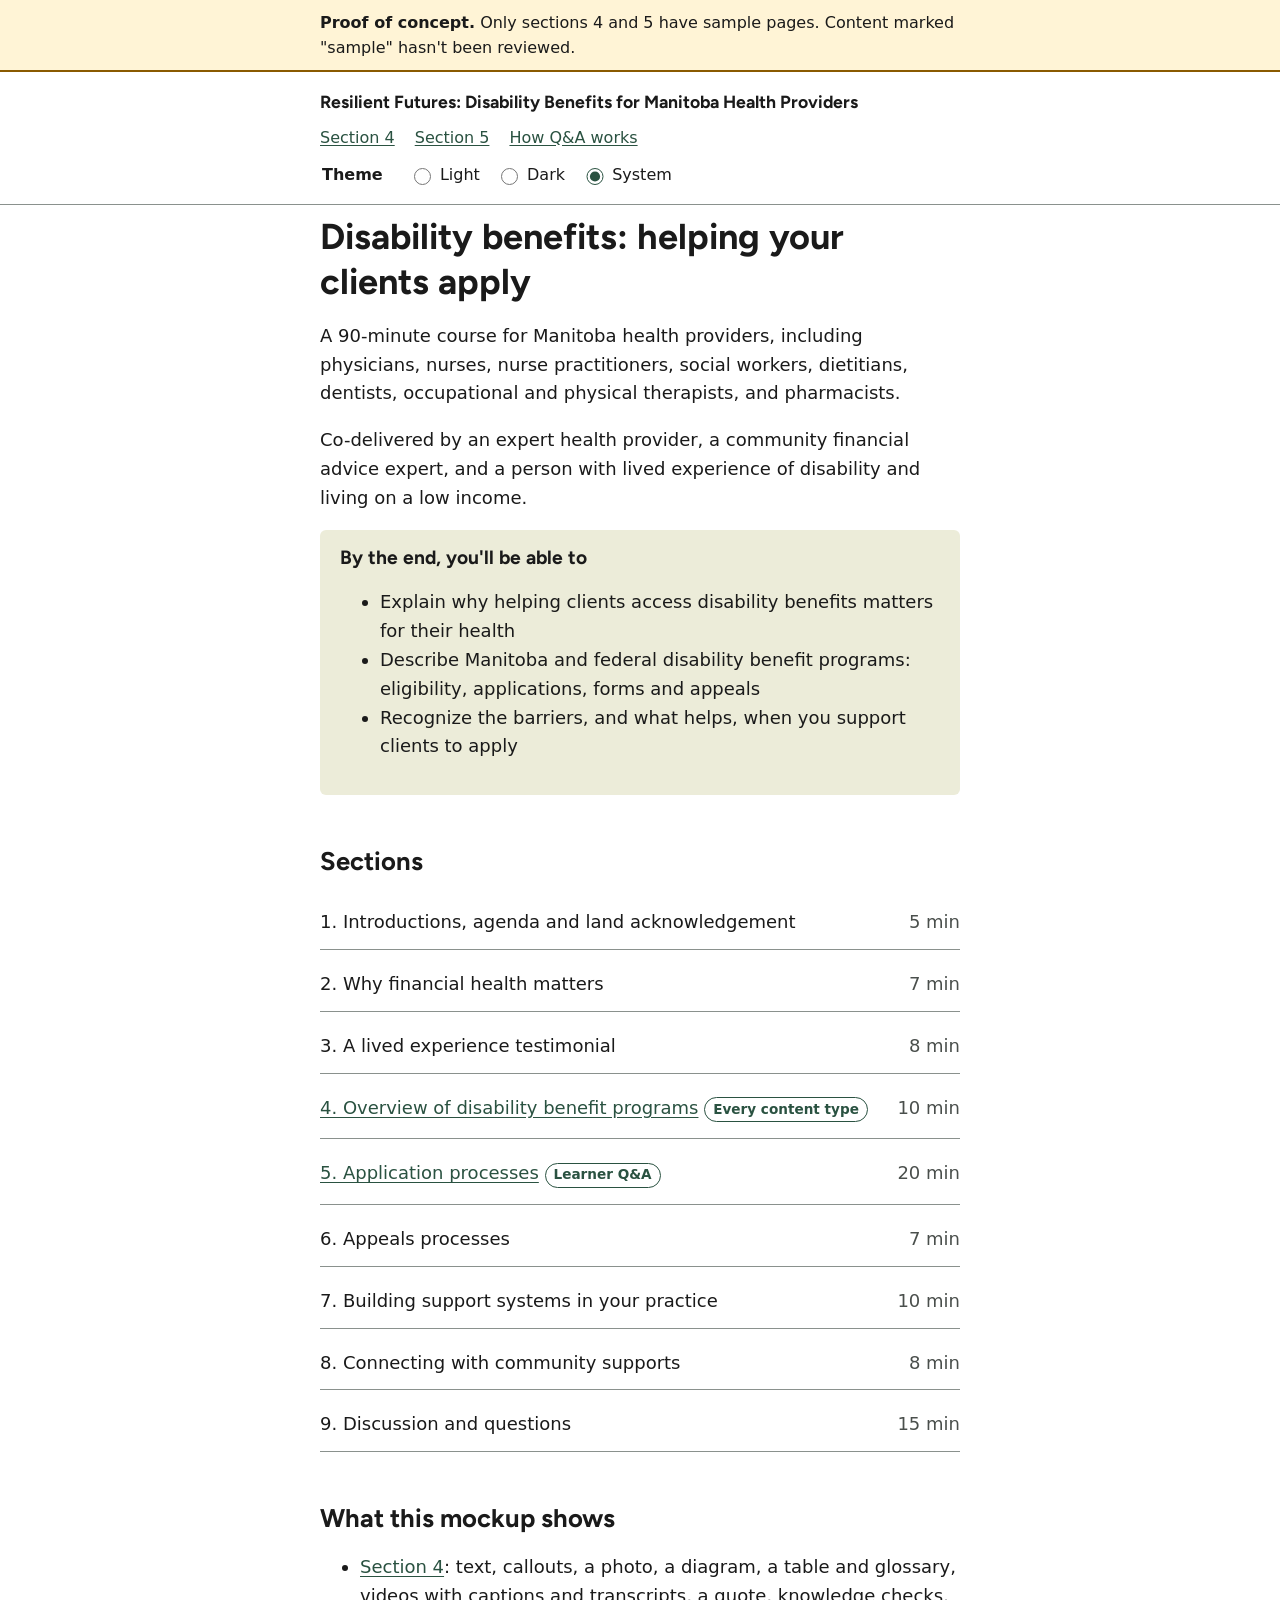
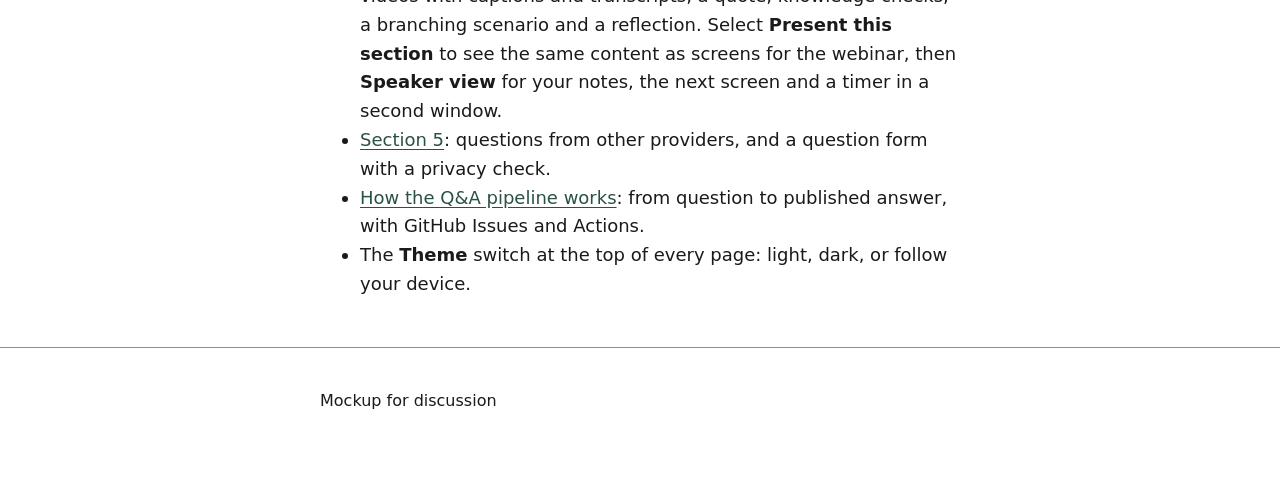
<file: rf-manitoba-health-provider-training/index.html>
<!doctype html>
<html lang="en">
<head>
  <meta charset="utf-8">
  <meta name="viewport" content="width=device-width, initial-scale=1">
  <meta name="robots" content="noindex, nofollow, noarchive">
  <title>Resilient Futures course (mockup)</title>
  <link rel="preconnect" href="https://fonts.googleapis.com">
  <link rel="stylesheet" href="https://fonts.googleapis.com/css2?family=Figtree:wght@600;700&display=swap">
  <link rel="stylesheet" href="styles.css">
  <script src="theme.js"></script>
</head>
<body>
  <a class="skip-link" href="#main">Skip to main content</a>

  <div class="mockup-banner" role="region" aria-label="Mockup notice">
    <div class="wrap"><strong>Proof of concept.</strong> Only sections 4 and 5 have sample pages. Content marked "sample" hasn't been reviewed.</div>
  </div>

  <header class="site-header">
    <div class="wrap">
      <p class="course">Resilient Futures: Disability Benefits for Manitoba Health Providers</p>
      <nav aria-label="Course">
        <ul>
          <li><a href="section-4.html">Section 4</a></li>
          <li><a href="section-5.html">Section 5</a></li>
          <li><a href="how-it-works.html">How Q&amp;A works</a></li>
        </ul>
      </nav>
      <fieldset class="theme-switch">
        <legend>Theme</legend>
        <label><input type="radio" name="theme" value="light"> Light</label>
        <label><input type="radio" name="theme" value="dark"> Dark</label>
        <label><input type="radio" name="theme" value="system" checked> System</label>
      </fieldset>
    </div>
  </header>

  <main id="main" class="wrap" tabindex="-1">
    <h1>Disability benefits: helping your clients apply</h1>
    <p>A 90-minute course for Manitoba health providers, including physicians, nurses, nurse practitioners, social workers, dietitians, dentists, occupational and physical therapists, and pharmacists.</p>
    <p>Co-delivered by an expert health provider, a community financial advice expert, and a person with lived experience of disability and living on a low income.</p>

    <section class="objectives" aria-labelledby="goals">
      <h2 id="goals">By the end, you'll be able to</h2>
      <ul>
        <li>Explain why helping clients access disability benefits matters for their health</li>
        <li>Describe Manitoba and federal disability benefit programs: eligibility, applications, forms and appeals</li>
        <li>Recognize the barriers, and what helps, when you support clients to apply</li>
      </ul>
    </section>

    <h2>Sections</h2>
    <ol class="toc">
      <li><span>1. Introductions, agenda and land acknowledgement</span><span class="time">5 min</span></li>
      <li><span>2. Why financial health matters</span><span class="time">7 min</span></li>
      <li><span>3. A lived experience testimonial</span><span class="time">8 min</span></li>
      <li><span><a href="section-4.html">4. Overview of disability benefit programs</a> <span class="tag here">Every content type</span></span><span class="time">10 min</span></li>
      <li><span><a href="section-5.html">5. Application processes</a> <span class="tag here">Learner Q&amp;A</span></span><span class="time">20 min</span></li>
      <li><span>6. Appeals processes</span><span class="time">7 min</span></li>
      <li><span>7. Building support systems in your practice</span><span class="time">10 min</span></li>
      <li><span>8. Connecting with community supports</span><span class="time">8 min</span></li>
      <li><span>9. Discussion and questions</span><span class="time">15 min</span></li>
    </ol>

    <h2>What this mockup shows</h2>
    <ul>
      <li><a href="section-4.html">Section 4</a>: text, callouts, a photo, a diagram, a table and glossary, videos with captions and transcripts, a quote, knowledge checks, a branching scenario and a reflection. Select <strong>Present this section</strong> to see the same content as screens for the webinar, then <strong>Speaker view</strong> for your notes, the next screen and a timer in a second window.</li>
      <li><a href="section-5.html">Section 5</a>: questions from other providers, and a question form with a privacy check.</li>
      <li><a href="how-it-works.html">How the Q&amp;A pipeline works</a>: from question to published answer, with GitHub Issues and Actions.</li>
      <li>The <strong>Theme</strong> switch at the top of every page: light, dark, or follow your device.</li>
    </ul>
  </main>

  <footer class="site-footer">
    <div class="wrap">
      <p>Mockup for discussion</p>
    </div>
  </footer>
</body>
</html>
</file>
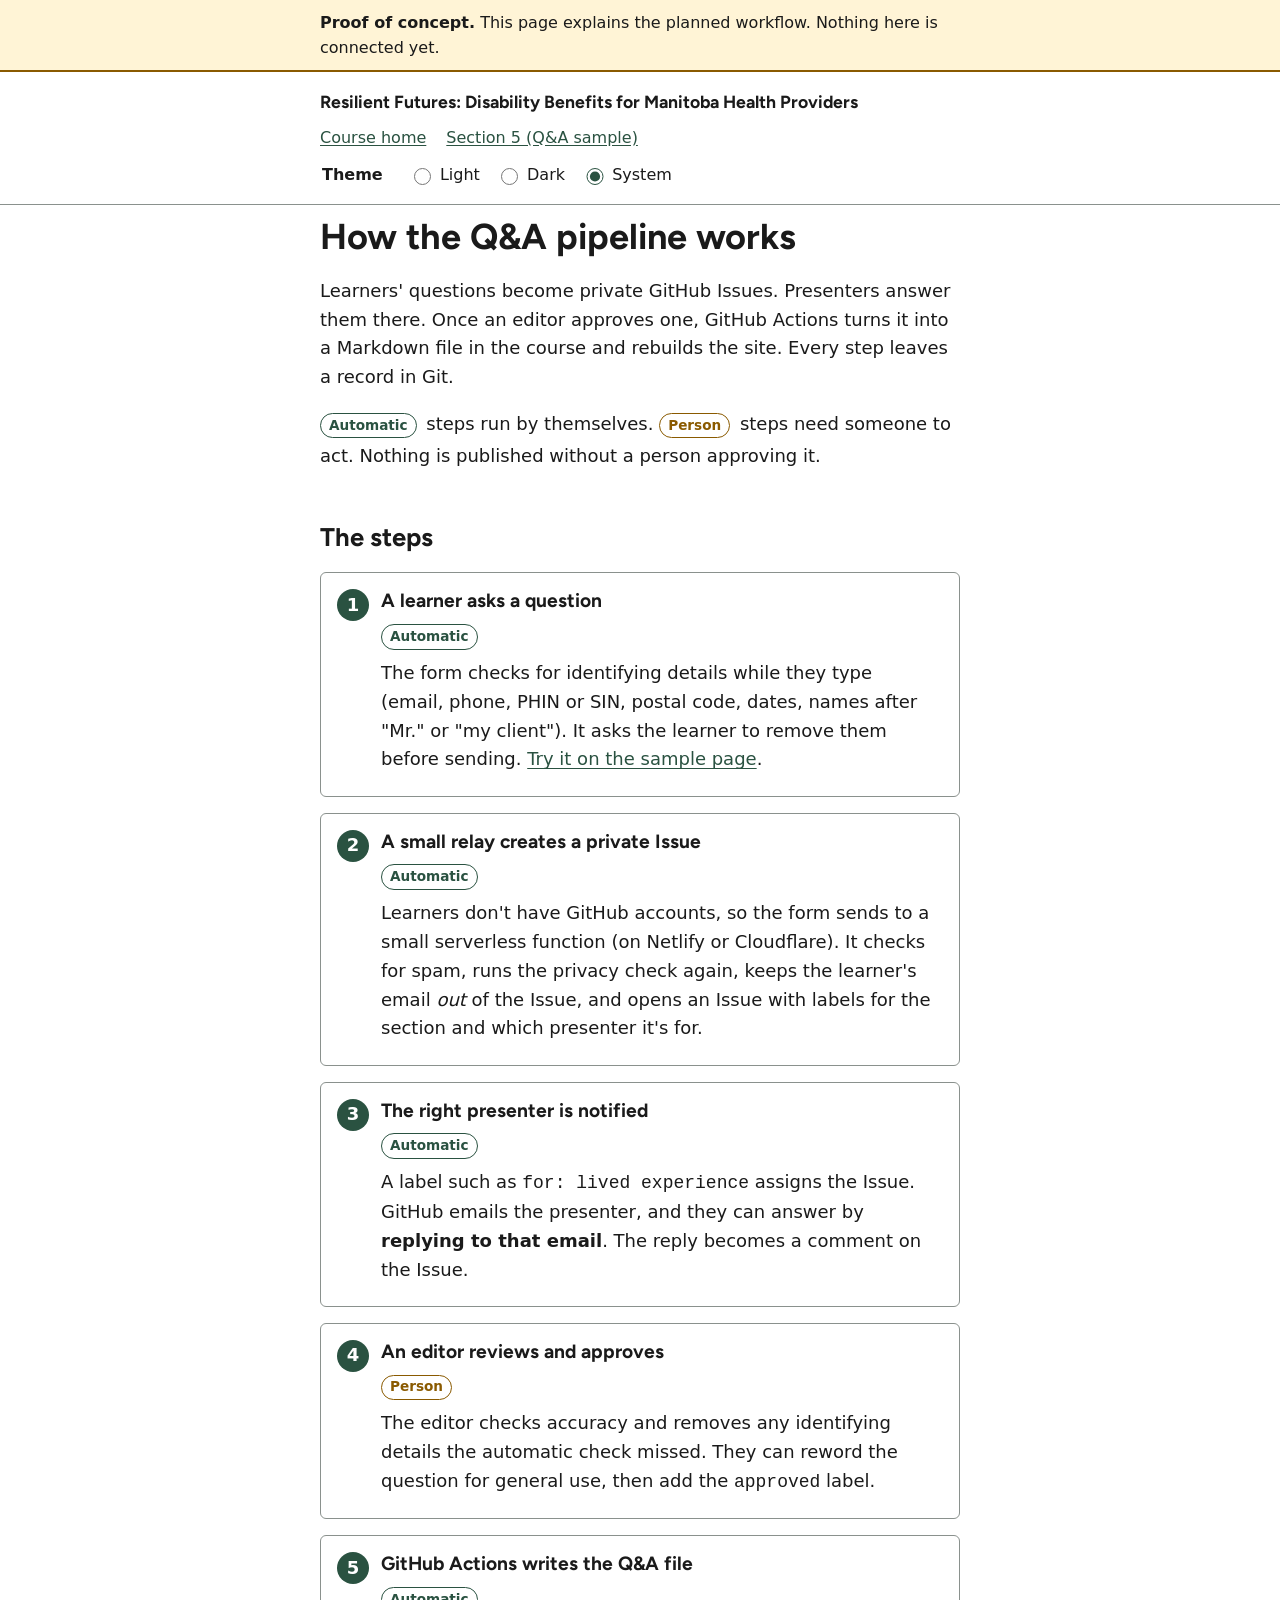
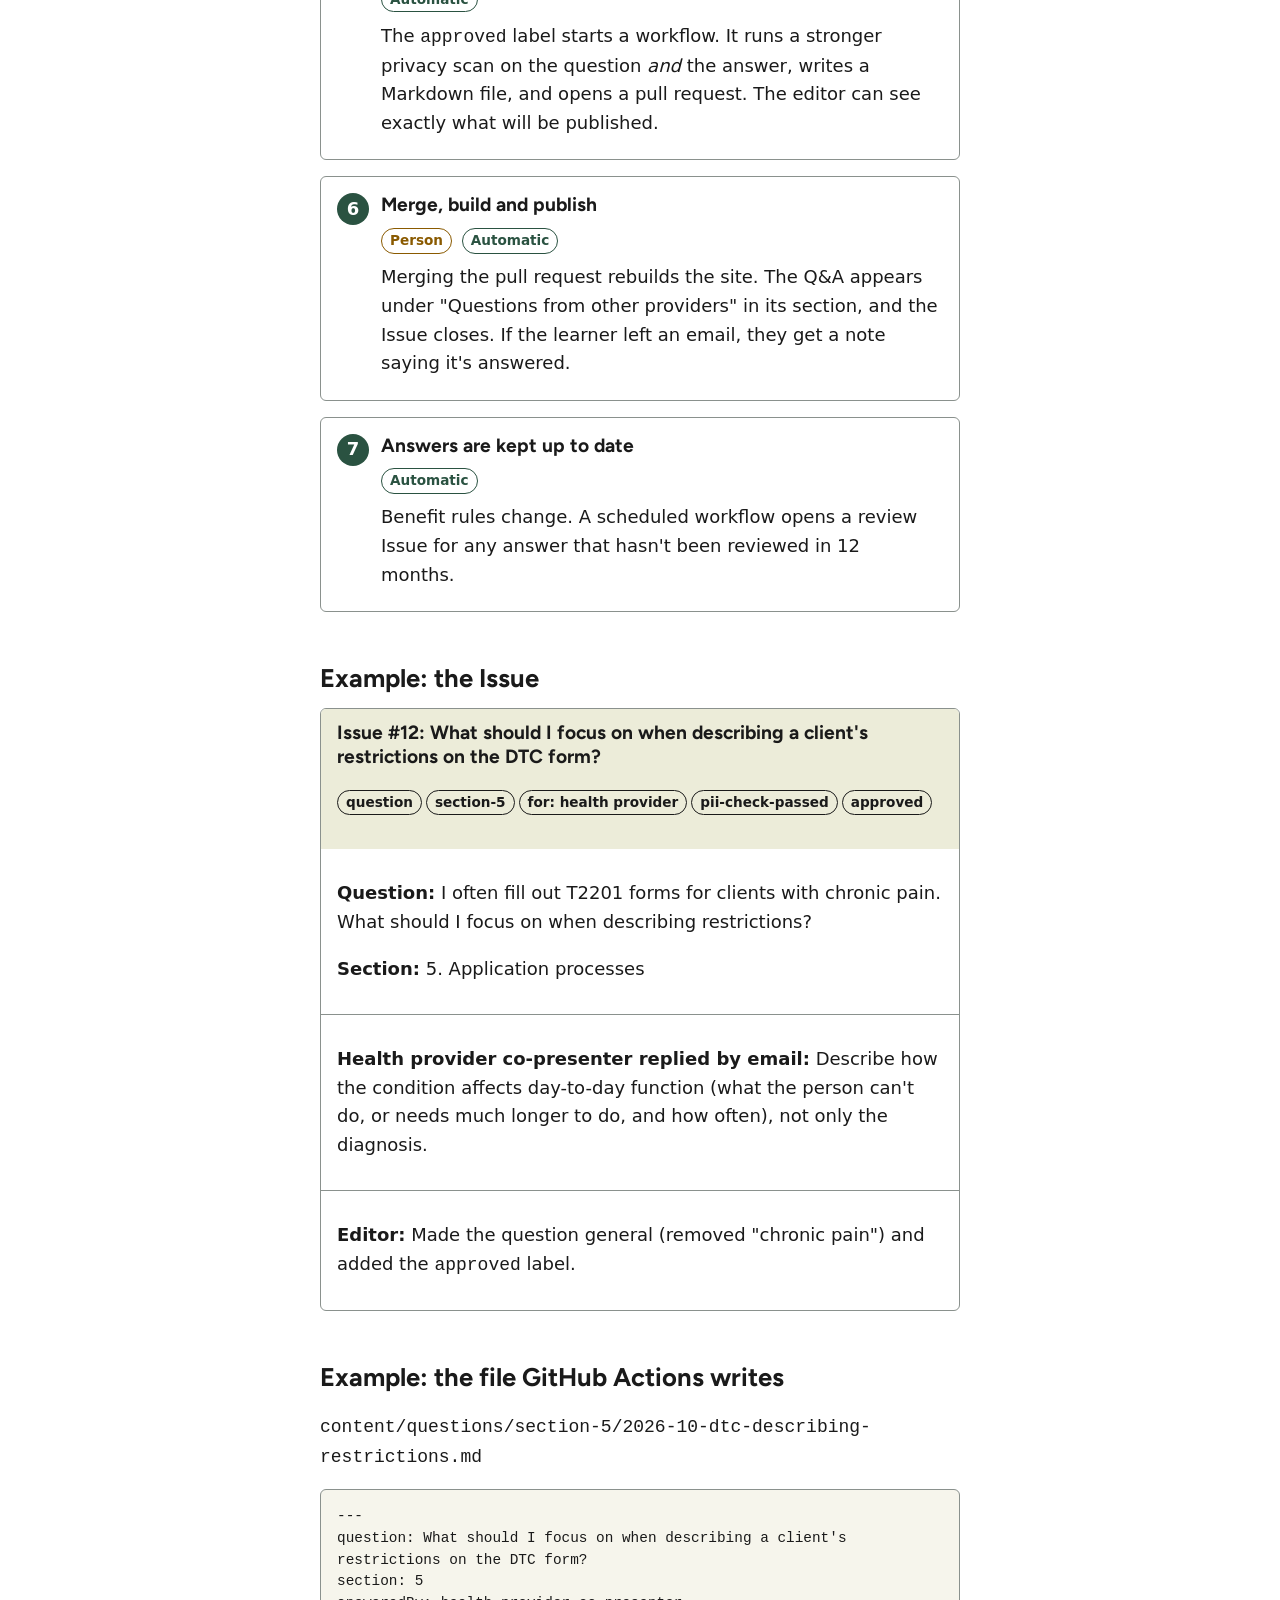
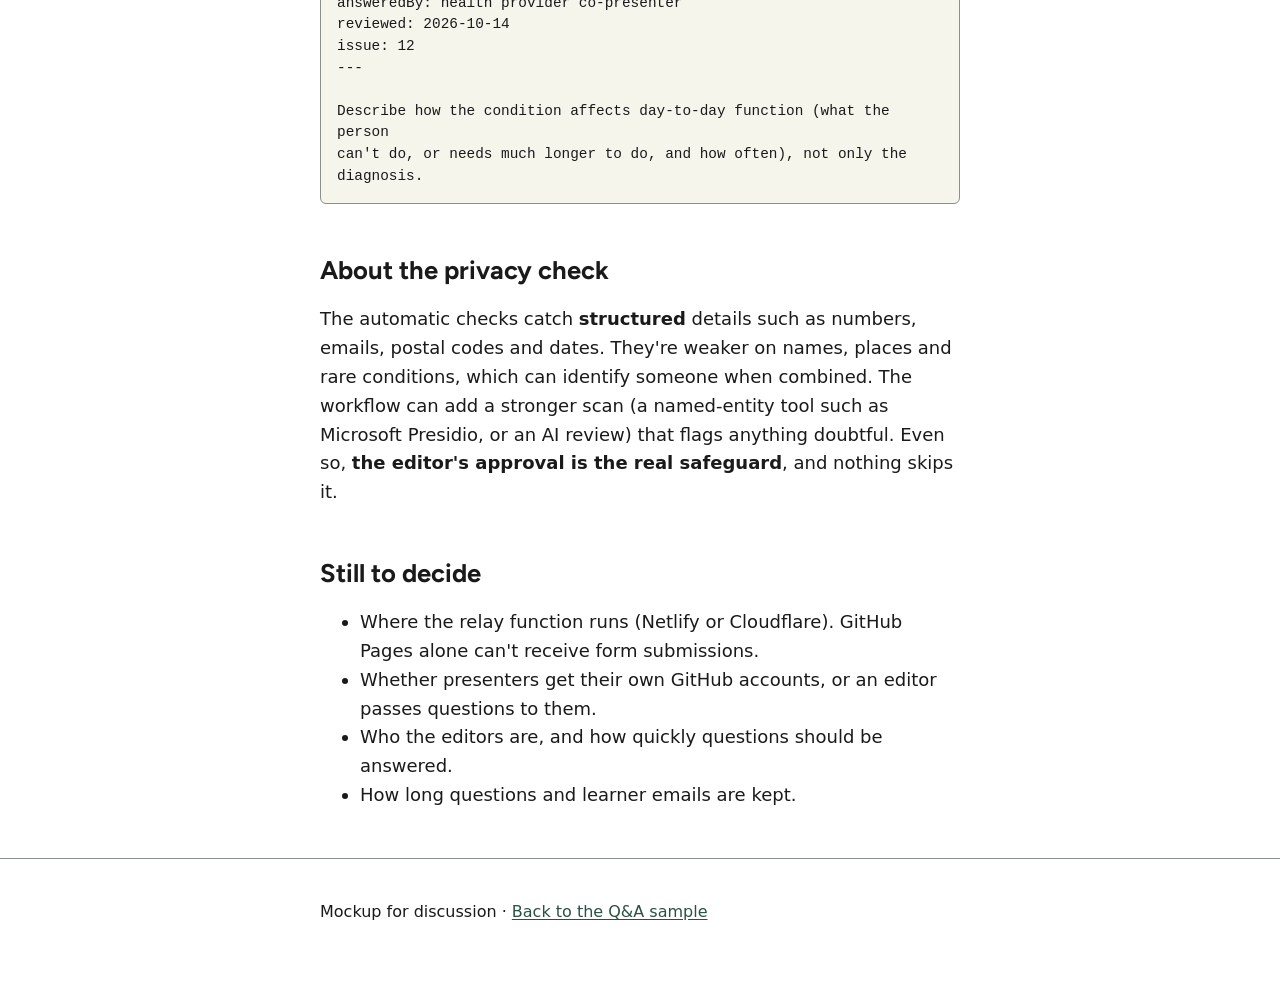
<file: rf-manitoba-health-provider-training/how-it-works.html>
<!doctype html>
<html lang="en">
<head>
  <meta charset="utf-8">
  <meta name="viewport" content="width=device-width, initial-scale=1">
  <meta name="robots" content="noindex, nofollow, noarchive">
  <title>How the Q&amp;A pipeline works – Resilient Futures (mockup)</title>
  <link rel="preconnect" href="https://fonts.googleapis.com">
  <link rel="stylesheet" href="https://fonts.googleapis.com/css2?family=Figtree:wght@600;700&display=swap">
  <link rel="stylesheet" href="styles.css">
  <script src="theme.js"></script>
</head>
<body>
  <a class="skip-link" href="#main">Skip to main content</a>

  <div class="mockup-banner" role="region" aria-label="Mockup notice">
    <div class="wrap"><strong>Proof of concept.</strong> This page explains the planned workflow. Nothing here is connected yet.</div>
  </div>

  <header class="site-header">
    <div class="wrap">
      <p class="course">Resilient Futures: Disability Benefits for Manitoba Health Providers</p>
      <nav aria-label="Course">
        <ul>
          <li><a href="index.html">Course home</a></li>
          <li><a href="section-5.html">Section 5 (Q&amp;A sample)</a></li>
        </ul>
      </nav>
      <fieldset class="theme-switch">
        <legend>Theme</legend>
        <label><input type="radio" name="theme" value="light"> Light</label>
        <label><input type="radio" name="theme" value="dark"> Dark</label>
        <label><input type="radio" name="theme" value="system" checked> System</label>
      </fieldset>
    </div>
  </header>

  <main id="main" class="wrap" tabindex="-1">
    <h1>How the Q&amp;A pipeline works</h1>
    <p>Learners' questions become private GitHub Issues. Presenters answer them there. Once an editor approves one, GitHub Actions turns it into a Markdown file in the course and rebuilds the site. Every step leaves a record in Git.</p>
    <p>
      <span class="tag auto">Automatic</span> steps run by themselves.
      <span class="tag human">Person</span> steps need someone to act. Nothing is published without a person approving it.
    </p>

    <h2>The steps</h2>
    <ol class="steps">
      <li>
        <h3>A learner asks a question</h3>
        <span class="tag auto">Automatic</span>
        <p>The form checks for identifying details while they type (email, phone, PHIN or SIN, postal code, dates, names after "Mr." or "my client"). It asks the learner to remove them before sending. <a href="section-5.html#ask">Try it on the sample page</a>.</p>
      </li>
      <li>
        <h3>A small relay creates a private Issue</h3>
        <span class="tag auto">Automatic</span>
        <p>Learners don't have GitHub accounts, so the form sends to a small serverless function (on Netlify or Cloudflare). It checks for spam, runs the privacy check again, keeps the learner's email <em>out</em> of the Issue, and opens an Issue with labels for the section and which presenter it's for.</p>
      </li>
      <li>
        <h3>The right presenter is notified</h3>
        <span class="tag auto">Automatic</span>
        <p>A label such as <code>for: lived experience</code> assigns the Issue. GitHub emails the presenter, and they can answer by <strong>replying to that email</strong>. The reply becomes a comment on the Issue.</p>
      </li>
      <li>
        <h3>An editor reviews and approves</h3>
        <span class="tag human">Person</span>
        <p>The editor checks accuracy and removes any identifying details the automatic check missed. They can reword the question for general use, then add the <code>approved</code> label.</p>
      </li>
      <li>
        <h3>GitHub Actions writes the Q&amp;A file</h3>
        <span class="tag auto">Automatic</span>
        <p>The <code>approved</code> label starts a workflow. It runs a stronger privacy scan on the question <em>and</em> the answer, writes a Markdown file, and opens a pull request. The editor can see exactly what will be published.</p>
      </li>
      <li>
        <h3>Merge, build and publish</h3>
        <span class="tag human">Person</span> <span class="tag auto">Automatic</span>
        <p>Merging the pull request rebuilds the site. The Q&amp;A appears under "Questions from other providers" in its section, and the Issue closes. If the learner left an email, they get a note saying it's answered.</p>
      </li>
      <li>
        <h3>Answers are kept up to date</h3>
        <span class="tag auto">Automatic</span>
        <p>Benefit rules change. A scheduled workflow opens a review Issue for any answer that hasn't been reviewed in 12 months.</p>
      </li>
    </ol>

    <h2>Example: the Issue</h2>
    <article class="issue" aria-labelledby="issue-title">
      <header>
        <h3 id="issue-title">Issue #12: What should I focus on when describing a client's restrictions on the DTC form?</h3>
        <p>
          <span class="tag">question</span><span class="tag">section-5</span><span class="tag">for: health provider</span><span class="tag">pii-check-passed</span><span class="tag">approved</span>
        </p>
      </header>
      <div class="body">
        <p><strong>Question:</strong> I often fill out T2201 forms for clients with chronic pain. What should I focus on when describing restrictions?</p>
        <p><strong>Section:</strong> 5. Application processes</p>
      </div>
      <div class="comment">
        <p><strong>Health provider co-presenter replied by email:</strong> Describe how the condition affects day-to-day function (what the person can't do, or needs much longer to do, and how often), not only the diagnosis.</p>
      </div>
      <div class="comment">
        <p><strong>Editor:</strong> Made the question general (removed "chronic pain") and added the <code>approved</code> label.</p>
      </div>
    </article>

    <h2>Example: the file GitHub Actions writes</h2>
    <p><code>content/questions/section-5/2026-10-dtc-describing-restrictions.md</code></p>
<pre><code>---
question: What should I focus on when describing a client's restrictions on the DTC form?
section: 5
answeredBy: health provider co-presenter
reviewed: 2026-10-14
issue: 12
---

Describe how the condition affects day-to-day function (what the person
can't do, or needs much longer to do, and how often), not only the diagnosis.</code></pre>

    <h2>About the privacy check</h2>
    <p>The automatic checks catch <strong>structured</strong> details such as numbers, emails, postal codes and dates. They're weaker on names, places and rare conditions, which can identify someone when combined. The workflow can add a stronger scan (a named-entity tool such as Microsoft Presidio, or an AI review) that flags anything doubtful. Even so, <strong>the editor's approval is the real safeguard</strong>, and nothing skips it.</p>

    <h2>Still to decide</h2>
    <ul>
      <li>Where the relay function runs (Netlify or Cloudflare). GitHub Pages alone can't receive form submissions.</li>
      <li>Whether presenters get their own GitHub accounts, or an editor passes questions to them.</li>
      <li>Who the editors are, and how quickly questions should be answered.</li>
      <li>How long questions and learner emails are kept.</li>
    </ul>
  </main>

  <footer class="site-footer">
    <div class="wrap">
      <p>Mockup for discussion · <a href="section-5.html">Back to the Q&amp;A sample</a></p>
    </div>
  </footer>
</body>
</html>
</file>
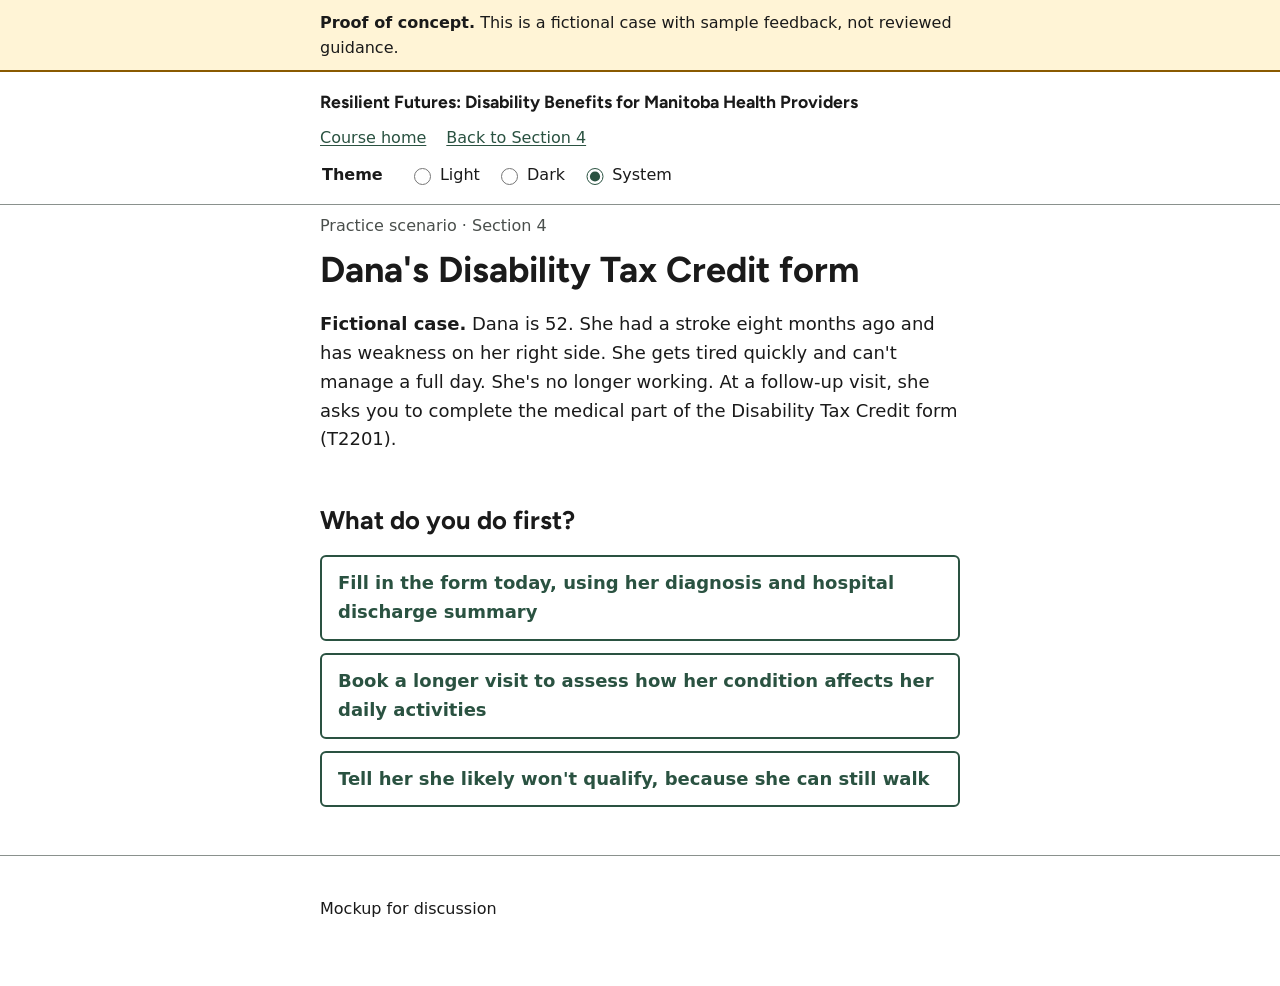
<file: rf-manitoba-health-provider-training/scenario-1.html>
<!doctype html>
<html lang="en">
<head>
  <meta charset="utf-8">
  <meta name="viewport" content="width=device-width, initial-scale=1">
  <meta name="robots" content="noindex, nofollow, noarchive">
  <title>Dana's DTC form – practice scenario (mockup)</title>
  <link rel="preconnect" href="https://fonts.googleapis.com">
  <link rel="stylesheet" href="https://fonts.googleapis.com/css2?family=Figtree:wght@600;700&display=swap">
  <link rel="stylesheet" href="styles.css">
  <script src="theme.js"></script>
</head>
<body>
  <a class="skip-link" href="#main">Skip to main content</a>

  <div class="mockup-banner" role="region" aria-label="Mockup notice">
    <div class="wrap"><strong>Proof of concept.</strong> This is a fictional case with sample feedback, not reviewed guidance.</div>
  </div>

  <header class="site-header">
    <div class="wrap">
      <p class="course">Resilient Futures: Disability Benefits for Manitoba Health Providers</p>
      <nav aria-label="Course">
        <ul>
          <li><a href="index.html">Course home</a></li>
          <li><a href="section-4.html#s-scenario">Back to Section 4</a></li>
        </ul>
      </nav>
      <fieldset class="theme-switch">
        <legend>Theme</legend>
        <label><input type="radio" name="theme" value="light"> Light</label>
        <label><input type="radio" name="theme" value="dark"> Dark</label>
        <label><input type="radio" name="theme" value="system" checked> System</label>
      </fieldset>
    </div>
  </header>

  <main id="main" class="wrap" tabindex="-1">
    <p class="progress">Practice scenario · Section 4</p>
    <h1>Dana's Disability Tax Credit form</h1>
    <p><strong>Fictional case.</strong> Dana is 52. She had a stroke eight months ago and has weakness on her right side. She gets tired quickly and can't manage a full day. She's no longer working. At a follow-up visit, she asks you to complete the medical part of the Disability Tax Credit form (T2201).</p>
    <h2>What do you do first?</h2>
    <ul class="choice-links">
      <li><a href="scenario-1a.html">Fill in the form today, using her diagnosis and hospital discharge summary</a></li>
      <li><a href="scenario-1b.html">Book a longer visit to assess how her condition affects her daily activities</a></li>
      <li><a href="scenario-1c.html">Tell her she likely won't qualify, because she can still walk</a></li>
    </ul>
  </main>

  <footer class="site-footer">
    <div class="wrap">
      <p>Mockup for discussion</p>
    </div>
  </footer>
</body>
</html>
</file>
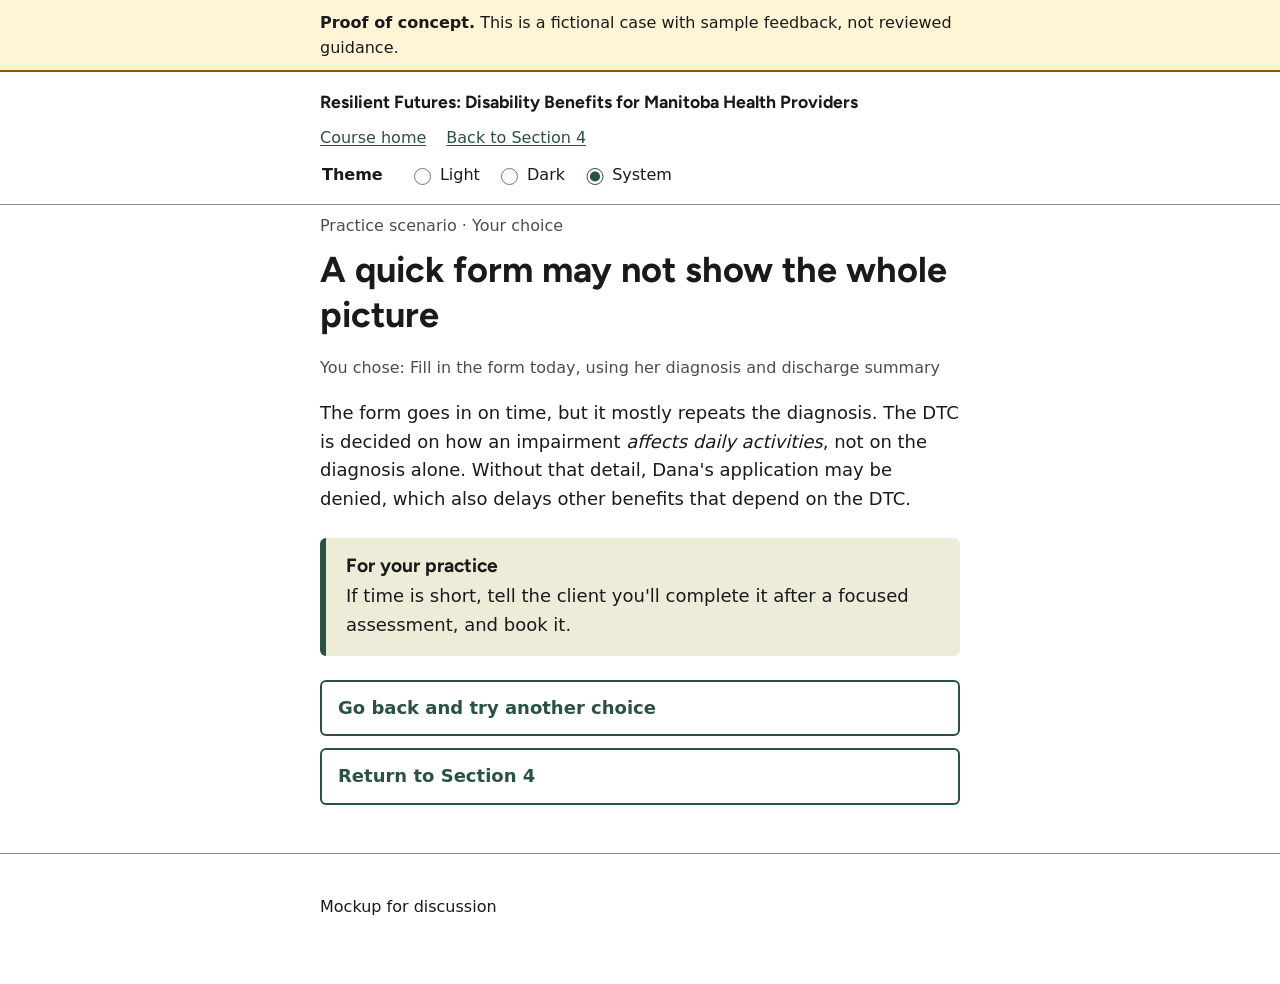
<file: rf-manitoba-health-provider-training/scenario-1a.html>
<!doctype html>
<html lang="en">
<head>
  <meta charset="utf-8">
  <meta name="viewport" content="width=device-width, initial-scale=1">
  <meta name="robots" content="noindex, nofollow, noarchive">
  <title>A quick form may not show the whole picture – practice scenario (mockup)</title>
  <link rel="preconnect" href="https://fonts.googleapis.com">
  <link rel="stylesheet" href="https://fonts.googleapis.com/css2?family=Figtree:wght@600;700&display=swap">
  <link rel="stylesheet" href="styles.css">
  <script src="theme.js"></script>
</head>
<body>
  <a class="skip-link" href="#main">Skip to main content</a>

  <div class="mockup-banner" role="region" aria-label="Mockup notice">
    <div class="wrap"><strong>Proof of concept.</strong> This is a fictional case with sample feedback, not reviewed guidance.</div>
  </div>

  <header class="site-header">
    <div class="wrap">
      <p class="course">Resilient Futures: Disability Benefits for Manitoba Health Providers</p>
      <nav aria-label="Course">
        <ul>
          <li><a href="index.html">Course home</a></li>
          <li><a href="section-4.html#s-scenario">Back to Section 4</a></li>
        </ul>
      </nav>
      <fieldset class="theme-switch">
        <legend>Theme</legend>
        <label><input type="radio" name="theme" value="light"> Light</label>
        <label><input type="radio" name="theme" value="dark"> Dark</label>
        <label><input type="radio" name="theme" value="system" checked> System</label>
      </fieldset>
    </div>
  </header>

  <main id="main" class="wrap" tabindex="-1">
    <p class="progress">Practice scenario · Your choice</p>
    <h1>A quick form may not show the whole picture</h1>
    <p class="hint">You chose: Fill in the form today, using her diagnosis and discharge summary</p>
    <p>The form goes in on time, but it mostly repeats the diagnosis. The DTC is decided on how an impairment <em>affects daily activities</em>, not on the diagnosis alone. Without that detail, Dana's application may be denied, which also delays other benefits that depend on the DTC.</p>
    <aside class="callout" aria-labelledby="t1"><h2 id="t1">For your practice</h2><p>If time is short, tell the client you'll complete it after a focused assessment, and book it.</p></aside>
    <ul class="choice-links">
      <li><a href="scenario-1.html">Go back and try another choice</a></li>
      <li><a href="section-4.html#s-scenario">Return to Section 4</a></li>
    </ul>
  </main>

  <footer class="site-footer">
    <div class="wrap">
      <p>Mockup for discussion</p>
    </div>
  </footer>
</body>
</html>
</file>
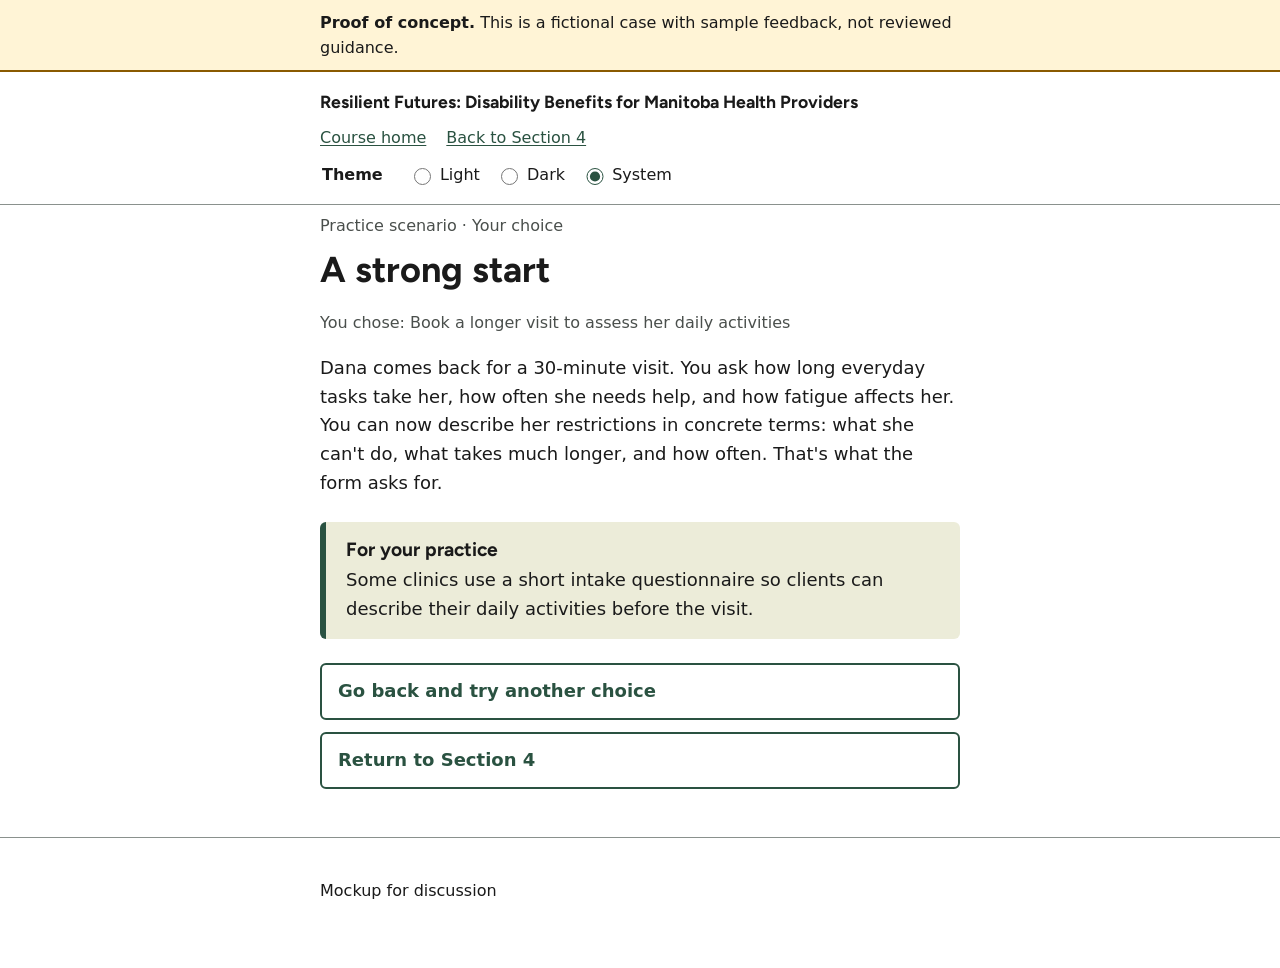
<file: rf-manitoba-health-provider-training/scenario-1b.html>
<!doctype html>
<html lang="en">
<head>
  <meta charset="utf-8">
  <meta name="viewport" content="width=device-width, initial-scale=1">
  <meta name="robots" content="noindex, nofollow, noarchive">
  <title>A strong start – practice scenario (mockup)</title>
  <link rel="preconnect" href="https://fonts.googleapis.com">
  <link rel="stylesheet" href="https://fonts.googleapis.com/css2?family=Figtree:wght@600;700&display=swap">
  <link rel="stylesheet" href="styles.css">
  <script src="theme.js"></script>
</head>
<body>
  <a class="skip-link" href="#main">Skip to main content</a>

  <div class="mockup-banner" role="region" aria-label="Mockup notice">
    <div class="wrap"><strong>Proof of concept.</strong> This is a fictional case with sample feedback, not reviewed guidance.</div>
  </div>

  <header class="site-header">
    <div class="wrap">
      <p class="course">Resilient Futures: Disability Benefits for Manitoba Health Providers</p>
      <nav aria-label="Course">
        <ul>
          <li><a href="index.html">Course home</a></li>
          <li><a href="section-4.html#s-scenario">Back to Section 4</a></li>
        </ul>
      </nav>
      <fieldset class="theme-switch">
        <legend>Theme</legend>
        <label><input type="radio" name="theme" value="light"> Light</label>
        <label><input type="radio" name="theme" value="dark"> Dark</label>
        <label><input type="radio" name="theme" value="system" checked> System</label>
      </fieldset>
    </div>
  </header>

  <main id="main" class="wrap" tabindex="-1">
    <p class="progress">Practice scenario · Your choice</p>
    <h1>A strong start</h1>
    <p class="hint">You chose: Book a longer visit to assess her daily activities</p>
    <p>Dana comes back for a 30-minute visit. You ask how long everyday tasks take her, how often she needs help, and how fatigue affects her. You can now describe her restrictions in concrete terms: what she can't do, what takes much longer, and how often. That's what the form asks for.</p>
    <aside class="callout" aria-labelledby="t2"><h2 id="t2">For your practice</h2><p>Some clinics use a short intake questionnaire so clients can describe their daily activities before the visit.</p></aside>
    <ul class="choice-links">
      <li><a href="scenario-1.html">Go back and try another choice</a></li>
      <li><a href="section-4.html#s-scenario">Return to Section 4</a></li>
    </ul>
  </main>

  <footer class="site-footer">
    <div class="wrap">
      <p>Mockup for discussion</p>
    </div>
  </footer>
</body>
</html>
</file>
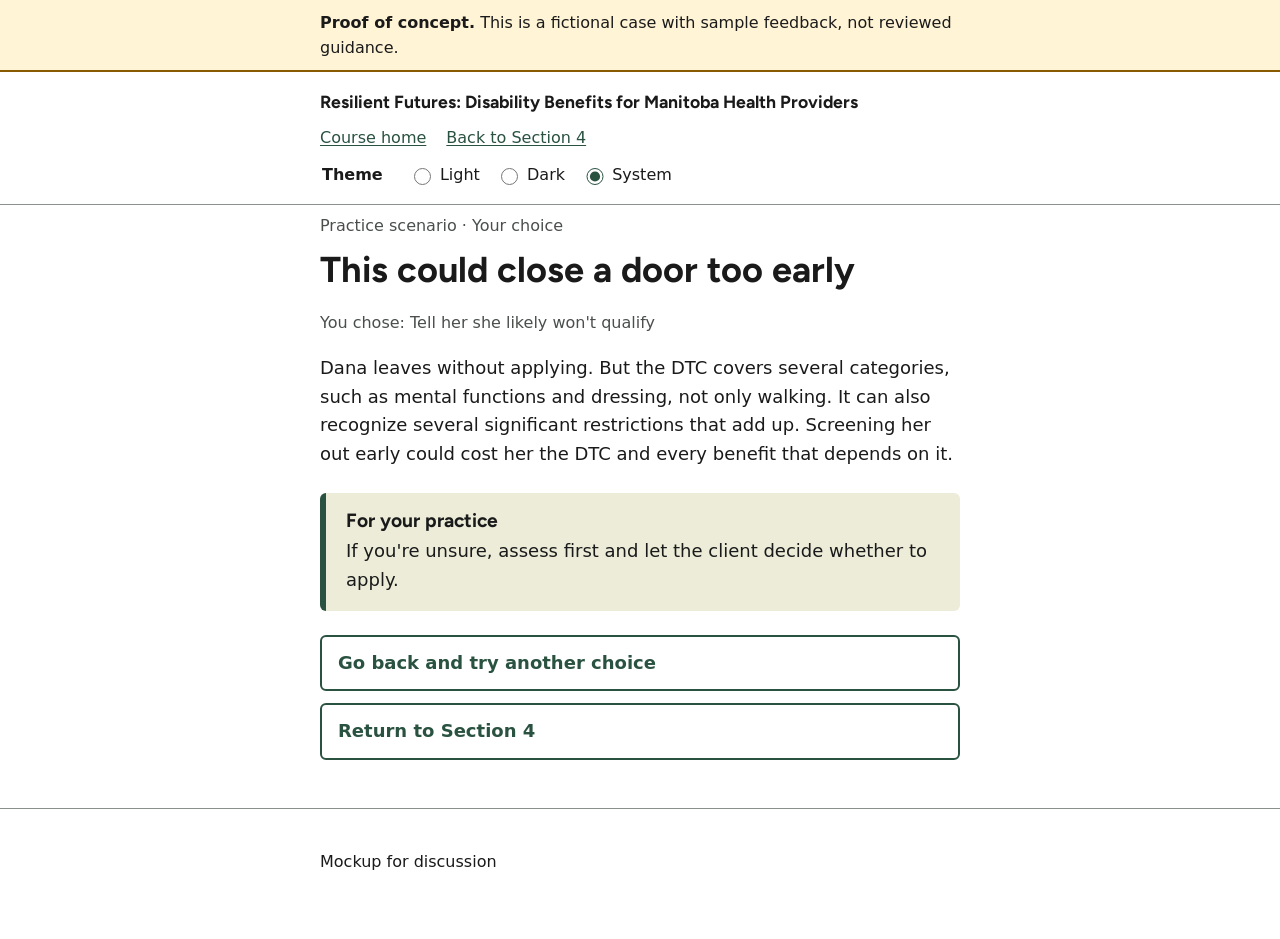
<file: rf-manitoba-health-provider-training/scenario-1c.html>
<!doctype html>
<html lang="en">
<head>
  <meta charset="utf-8">
  <meta name="viewport" content="width=device-width, initial-scale=1">
  <meta name="robots" content="noindex, nofollow, noarchive">
  <title>This could close a door too early – practice scenario (mockup)</title>
  <link rel="preconnect" href="https://fonts.googleapis.com">
  <link rel="stylesheet" href="https://fonts.googleapis.com/css2?family=Figtree:wght@600;700&display=swap">
  <link rel="stylesheet" href="styles.css">
  <script src="theme.js"></script>
</head>
<body>
  <a class="skip-link" href="#main">Skip to main content</a>

  <div class="mockup-banner" role="region" aria-label="Mockup notice">
    <div class="wrap"><strong>Proof of concept.</strong> This is a fictional case with sample feedback, not reviewed guidance.</div>
  </div>

  <header class="site-header">
    <div class="wrap">
      <p class="course">Resilient Futures: Disability Benefits for Manitoba Health Providers</p>
      <nav aria-label="Course">
        <ul>
          <li><a href="index.html">Course home</a></li>
          <li><a href="section-4.html#s-scenario">Back to Section 4</a></li>
        </ul>
      </nav>
      <fieldset class="theme-switch">
        <legend>Theme</legend>
        <label><input type="radio" name="theme" value="light"> Light</label>
        <label><input type="radio" name="theme" value="dark"> Dark</label>
        <label><input type="radio" name="theme" value="system" checked> System</label>
      </fieldset>
    </div>
  </header>

  <main id="main" class="wrap" tabindex="-1">
    <p class="progress">Practice scenario · Your choice</p>
    <h1>This could close a door too early</h1>
    <p class="hint">You chose: Tell her she likely won't qualify</p>
    <p>Dana leaves without applying. But the DTC covers several categories, such as mental functions and dressing, not only walking. It can also recognize several significant restrictions that add up. Screening her out early could cost her the DTC and every benefit that depends on it.</p>
    <aside class="callout" aria-labelledby="t3"><h2 id="t3">For your practice</h2><p>If you're unsure, assess first and let the client decide whether to apply.</p></aside>
    <ul class="choice-links">
      <li><a href="scenario-1.html">Go back and try another choice</a></li>
      <li><a href="section-4.html#s-scenario">Return to Section 4</a></li>
    </ul>
  </main>

  <footer class="site-footer">
    <div class="wrap">
      <p>Mockup for discussion</p>
    </div>
  </footer>
</body>
</html>
</file>
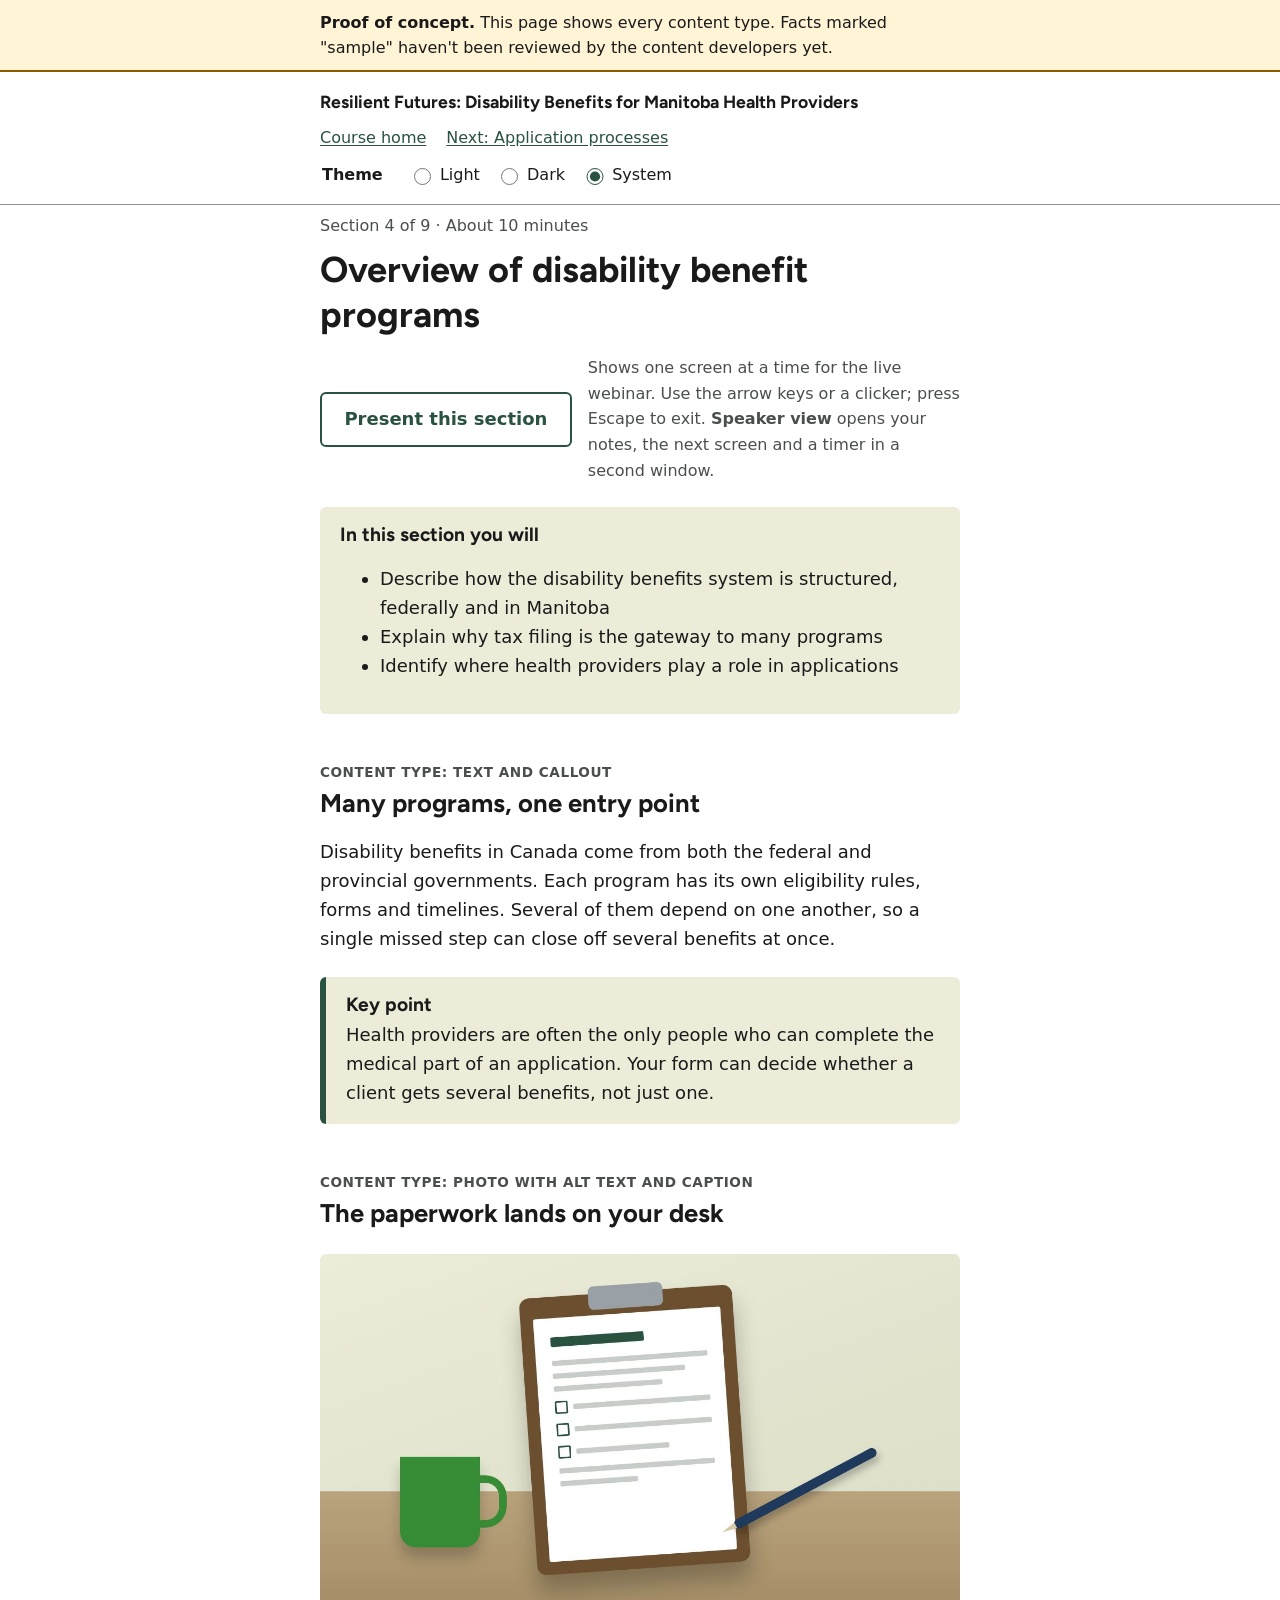
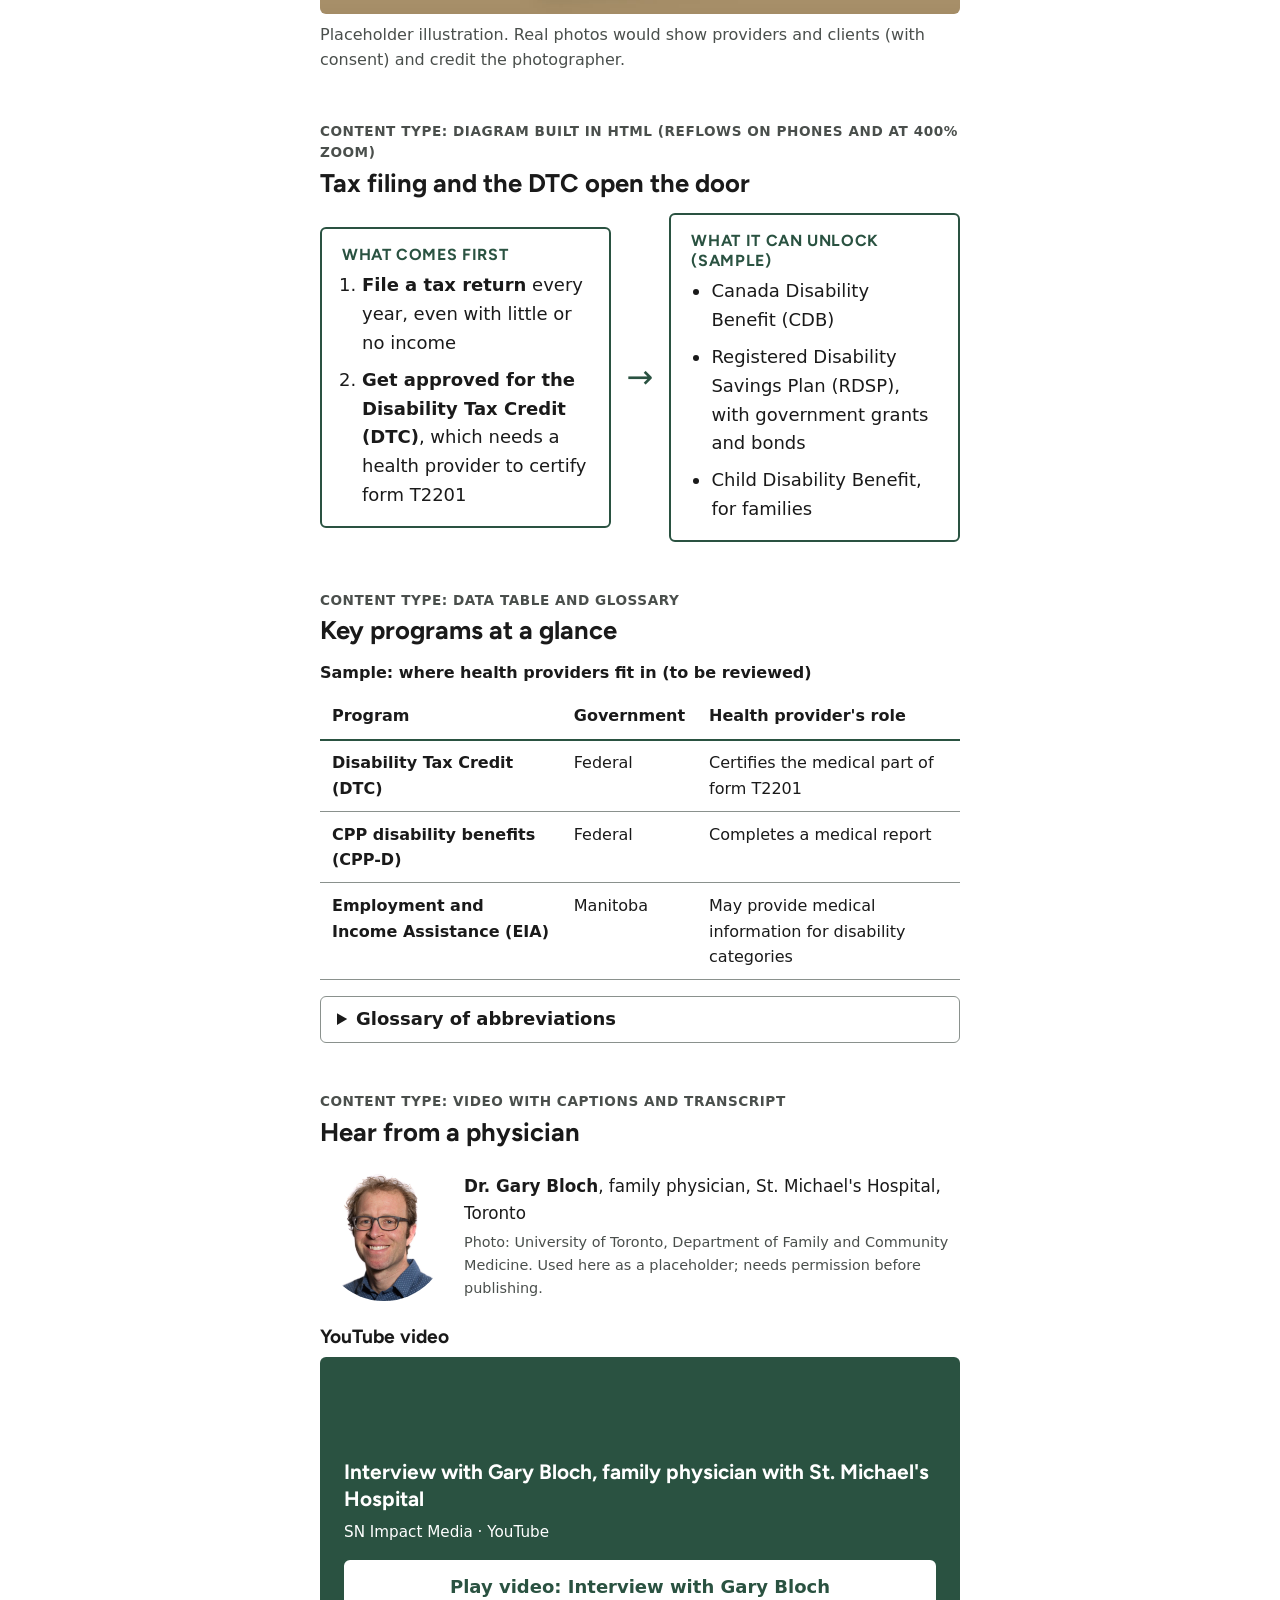
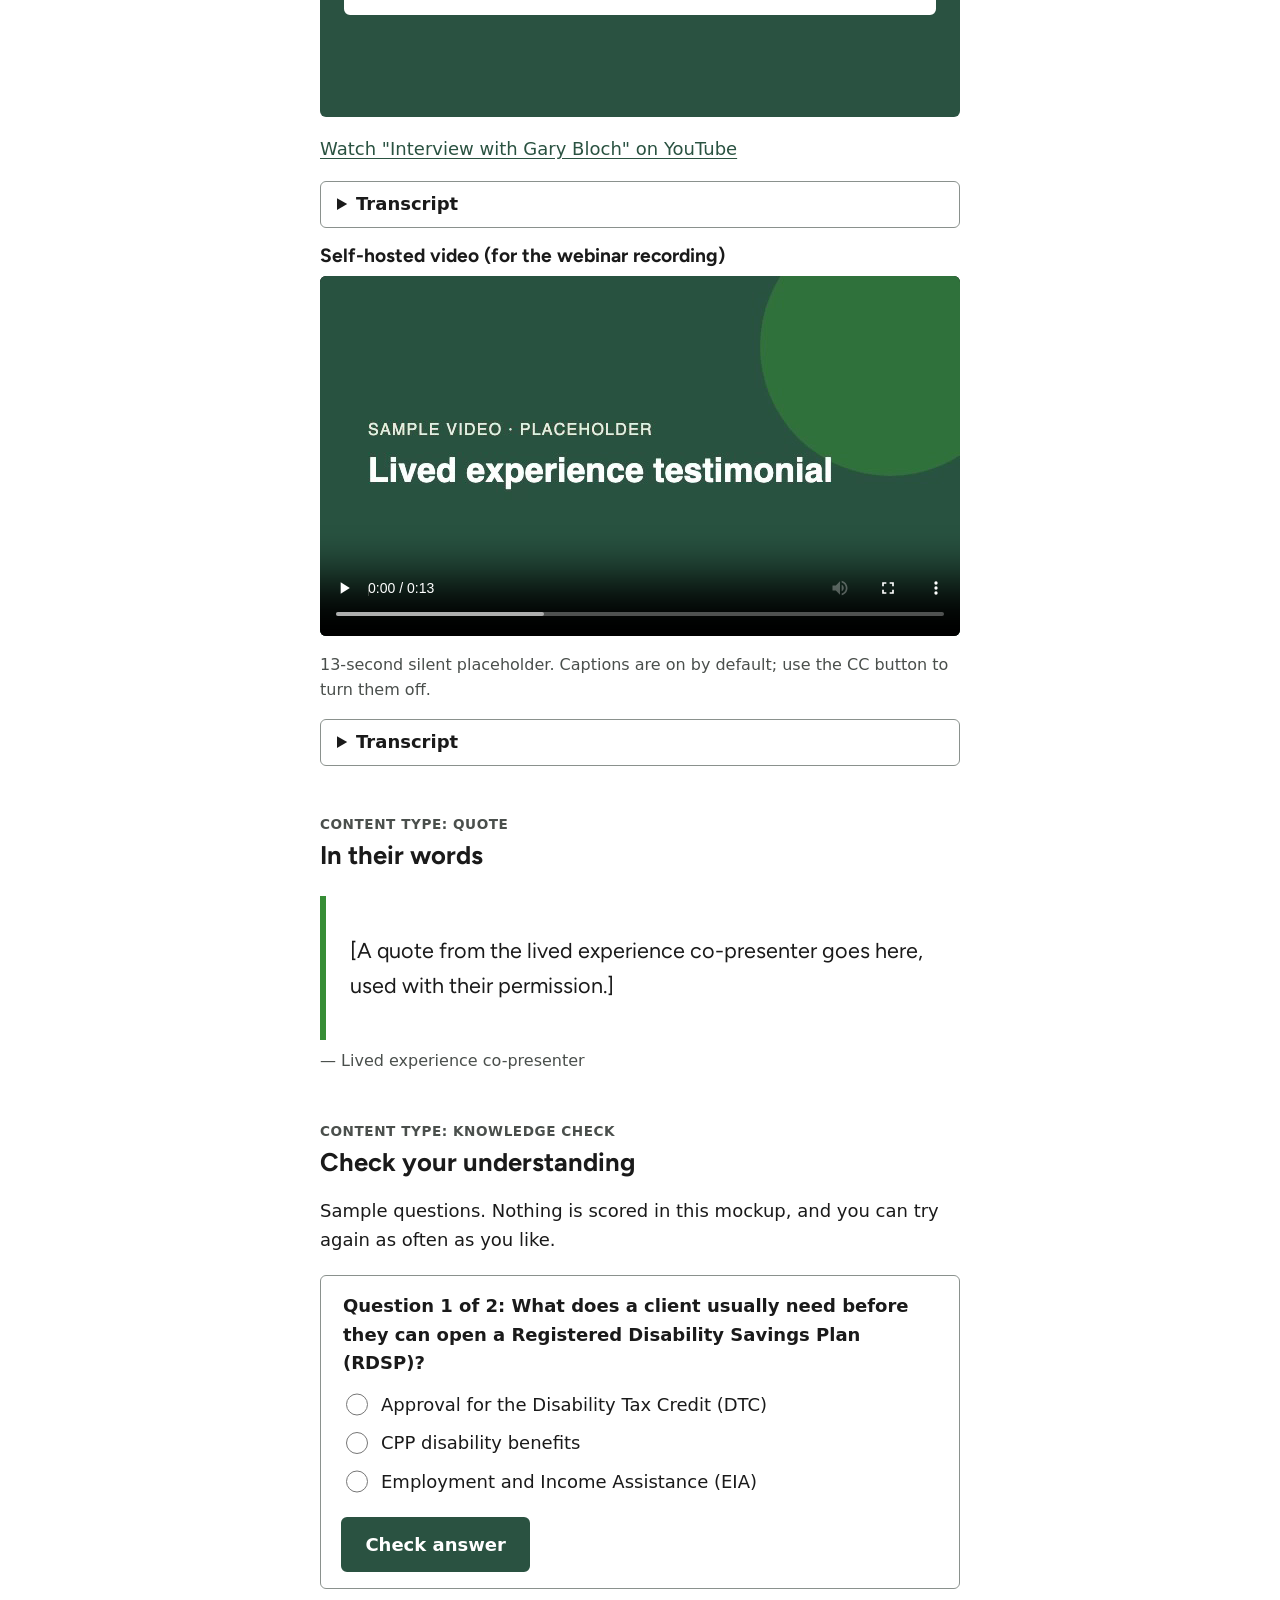
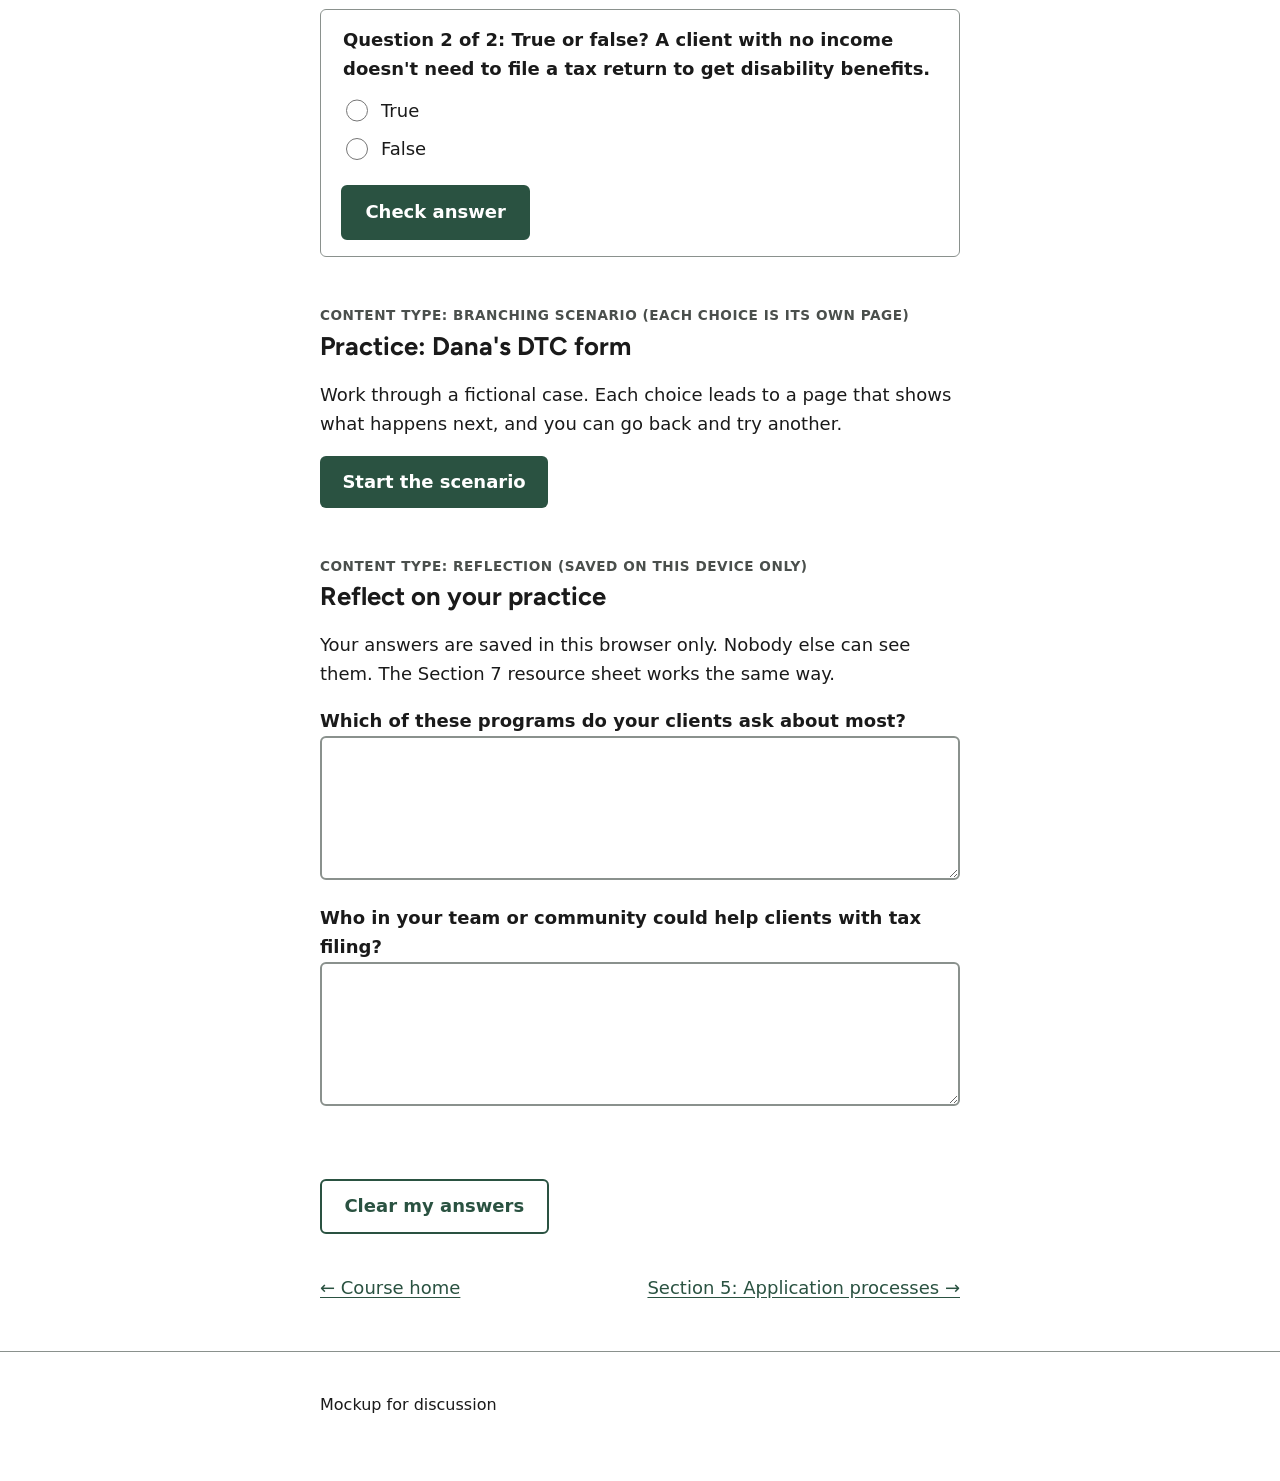
<file: rf-manitoba-health-provider-training/section-4.html>
<!doctype html>
<html lang="en">
<head>
  <meta charset="utf-8">
  <meta name="viewport" content="width=device-width, initial-scale=1">
  <meta name="robots" content="noindex, nofollow, noarchive">
  <title>Overview of disability benefit programs – Section 4 of 9 – Resilient Futures (mockup)</title>
  <link rel="preconnect" href="https://fonts.googleapis.com">
  <link rel="stylesheet" href="https://fonts.googleapis.com/css2?family=Figtree:wght@600;700&display=swap">
  <link rel="stylesheet" href="styles.css">
  <script src="theme.js"></script>
  <script src="course.js" defer></script>
</head>
<body>
  <a class="skip-link" href="#main">Skip to main content</a>

  <div class="mockup-banner" role="region" aria-label="Mockup notice">
    <div class="wrap">
      <strong>Proof of concept.</strong> This page shows every content type. Facts marked "sample" haven't been reviewed by the content developers yet.
    </div>
  </div>

  <header class="site-header">
    <div class="wrap">
      <p class="course">Resilient Futures: Disability Benefits for Manitoba Health Providers</p>
      <nav aria-label="Course">
        <ul>
          <li><a href="index.html">Course home</a></li>
          <li><a href="section-5.html">Next: Application processes</a></li>
        </ul>
      </nav>
      <fieldset class="theme-switch">
        <legend>Theme</legend>
        <label><input type="radio" name="theme" value="light"> Light</label>
        <label><input type="radio" name="theme" value="dark"> Dark</label>
        <label><input type="radio" name="theme" value="system" checked> System</label>
      </fieldset>
    </div>
  </header>

  <main id="main" class="wrap" tabindex="-1" data-duration="10">
    <p class="progress">Section 4 of 9 · About 10 minutes</p>
    <h1>Overview of disability benefit programs</h1>

    <div class="present-intro">
      <button type="button" id="present-toggle" class="secondary">Present this section</button>
      <p class="hint">Shows one screen at a time for the live webinar. Use the arrow keys or a clicker; press Escape to exit. <strong>Speaker view</strong> opens your notes, the next screen and a timer in a second window.</p>
    </div>

    <section class="objectives" aria-labelledby="objectives-heading">
      <h2 id="objectives-heading">In this section you will</h2>
      <ul>
        <li>Describe how the disability benefits system is structured, federally and in Manitoba</li>
        <li>Explain why tax filing is the gateway to many programs</li>
        <li>Identify where health providers play a role in applications</li>
      </ul>
    </section>

    <!-- Content type: text + callout -->
    <section class="screen" aria-labelledby="s-why">
      <p class="type-label">Content type: text and callout</p>
      <h2 id="s-why" tabindex="-1">Many programs, one entry point</h2>
      <p>Disability benefits in Canada come from both the federal and provincial governments. Each program has its own eligibility rules, forms and timelines. Several of them depend on one another, so a single missed step can close off several benefits at once.</p>
      <aside class="callout" aria-labelledby="c-key">
        <h3 id="c-key">Key point</h3>
        <p>Health providers are often the only people who can complete the medical part of an application. Your form can decide whether a client gets several benefits, not just one.</p>
      </aside>
      <aside class="notes" aria-label="Presenter notes">
        <p><strong>Presenter notes:</strong> Ask the audience in the chat: how many disability forms did you complete last month? Keep this to 60 seconds.</p>
      </aside>
    </section>

    <!-- Content type: photo -->
    <section class="screen" aria-labelledby="s-photo">
      <p class="type-label">Content type: photo with alt text and caption</p>
      <h2 id="s-photo" tabindex="-1">The paperwork lands on your desk</h2>
      <figure>
        <img src="media/photo-form.jpg" width="1200" height="675"
             alt="A benefits application form on a clipboard, with a pen and a green mug on a desk.">
        <figcaption>Placeholder illustration. Real photos would show providers and clients (with consent) and credit the photographer.</figcaption>
      </figure>
      <aside class="notes" aria-label="Presenter notes">
        <p><strong>Presenter notes:</strong> Describe the image out loud for the recording: "a benefits form on a clipboard."</p>
      </aside>
    </section>

    <!-- Content type: diagram (HTML, so it reflows and zooms) -->
    <section class="screen" aria-labelledby="s-gateway">
      <p class="type-label">Content type: diagram built in HTML (reflows on phones and at 400% zoom)</p>
      <h2 id="s-gateway" tabindex="-1">Tax filing and the DTC open the door</h2>
      <div class="flow">
        <div class="flow-group">
          <h3>What comes first</h3>
          <ol class="flow-list">
            <li><strong>File a tax return</strong> every year, even with little or no income</li>
            <li><strong>Get approved for the Disability Tax Credit (DTC)</strong>, which needs a health provider to certify form T2201</li>
          </ol>
        </div>
        <p class="flow-arrow" aria-hidden="true">→</p>
        <div class="flow-group">
          <h3>What it can unlock (sample)</h3>
          <ul class="flow-list">
            <li>Canada Disability Benefit (CDB)</li>
            <li>Registered Disability Savings Plan (RDSP), with government grants and bonds</li>
            <li>Child Disability Benefit, for families</li>
          </ul>
        </div>
      </div>
      <aside class="notes" aria-label="Presenter notes">
        <p><strong>Presenter notes:</strong> Walk through left to right. Content developers to confirm the list of programs.</p>
      </aside>
    </section>

    <!-- Content type: data table + glossary -->
    <section class="screen" aria-labelledby="s-table">
      <p class="type-label">Content type: data table and glossary</p>
      <h2 id="s-table" tabindex="-1">Key programs at a glance</h2>
      <div class="table-wrap">
        <table>
          <caption>Sample: where health providers fit in (to be reviewed)</caption>
          <thead>
            <tr><th scope="col">Program</th><th scope="col">Government</th><th scope="col">Health provider's role</th></tr>
          </thead>
          <tbody>
            <tr><th scope="row">Disability Tax Credit (DTC)</th><td>Federal</td><td>Certifies the medical part of form T2201</td></tr>
            <tr><th scope="row">CPP disability benefits (CPP-D)</th><td>Federal</td><td>Completes a medical report</td></tr>
            <tr><th scope="row">Employment and Income Assistance (EIA)</th><td>Manitoba</td><td>May provide medical information for disability categories</td></tr>
          </tbody>
        </table>
      </div>
      <details class="glossary">
        <summary>Glossary of abbreviations</summary>
        <dl>
          <dt>CDB</dt><dd>Canada Disability Benefit</dd>
          <dt>CDSB</dt><dd>Canada Disability Savings Bond</dd>
          <dt>CDSG</dt><dd>Canada Disability Savings Grant</dd>
          <dt>CPP-D</dt><dd>Canada Pension Plan disability benefits</dd>
          <dt>DTC</dt><dd>Disability Tax Credit</dd>
          <dt>EIA</dt><dd>Employment and Income Assistance (Manitoba)</dd>
          <dt>RDSP</dt><dd>Registered Disability Savings Plan</dd>
        </dl>
      </details>
    </section>

    <!-- Content type: video (YouTube embed + self-hosted with captions) -->
    <section class="screen" aria-labelledby="s-video">
      <p class="type-label">Content type: video with captions and transcript</p>
      <h2 id="s-video" tabindex="-1">Hear from a physician</h2>

      <figure class="speaker">
        <img src="media/gary-bloch.webp" width="960" height="1014" alt="Portrait of Dr. Gary Bloch.">
        <figcaption>
          <strong>Dr. Gary Bloch</strong>, family physician, St. Michael's Hospital, Toronto
          <span class="credit">Photo: University of Toronto, Department of Family and Community Medicine. Used here as a placeholder; needs permission before publishing.</span>
        </figcaption>
      </figure>

      <h3>YouTube video</h3>
      <div class="yt" data-youtube="OjL_EpmwvBg" data-title="Interview with Gary Bloch, family physician with St. Michael's Hospital" data-mode="embed">
        <div class="yt-facade">
          <p class="yt-title">Interview with Gary Bloch, family physician with St. Michael's Hospital</p>
          <p class="yt-meta">SN Impact Media · YouTube</p>
          <button type="button" class="yt-play">Play video: Interview with Gary Bloch</button>
          <p class="yt-offline">Videos from other sites can't play inside this preview. On the course site, the player loads here.</p>
        </div>
      </div>
      <p><a href="https://www.youtube.com/watch?v=OjL_EpmwvBg">Watch "Interview with Gary Bloch" on YouTube</a></p>
      <details class="transcript">
        <summary>Transcript</summary>
        <p>[Transcript to be added. YouTube's automatic captions aren't accurate enough to meet WCAG, so we'd check whether the uploader has proper captions, or write a transcript for this page.]</p>
      </details>

      <h3>Self-hosted video (for the webinar recording)</h3>
      <video controls preload="metadata" width="640" height="360" aria-describedby="video-desc">
        <source src="media/sample-video.webm" type="video/webm">
        <track kind="captions" src="media/sample-video.vtt" srclang="en" label="English" default>
        Your browser can't play this video. <a href="media/sample-video.webm">Download the video</a>.
      </video>
      <p id="video-desc" class="hint">13-second silent placeholder. Captions are on by default; use the CC button to turn them off.</p>
      <details class="transcript">
        <summary>Transcript</summary>
        <p>[Sample video. Placeholder.] Lived experience testimonial. The recorded testimonial goes here. Captions are edited, not auto-generated. A full transcript sits below the video.</p>
      </details>
    </section>

    <!-- Content type: quote -->
    <section class="screen" aria-labelledby="s-quote">
      <p class="type-label">Content type: quote</p>
      <h2 id="s-quote" tabindex="-1">In their words</h2>
      <figure class="quote">
        <blockquote>
          <p>[A quote from the lived experience co-presenter goes here, used with their permission.]</p>
        </blockquote>
        <figcaption>Lived experience co-presenter</figcaption>
      </figure>
    </section>

    <!-- Content type: knowledge check -->
    <section class="screen" aria-labelledby="s-quiz">
      <p class="type-label">Content type: knowledge check</p>
      <h2 id="s-quiz" tabindex="-1">Check your understanding</h2>
      <p>Sample questions. Nothing is scored in this mockup, and you can try again as often as you like.</p>

      <form class="quiz" data-quiz novalidate>
        <fieldset>
          <legend>Question 1 of 2: What does a client usually need before they can open a Registered Disability Savings Plan (RDSP)?</legend>
          <label class="choice"><input type="radio" name="q1" value="a" data-correct="true" data-feedback="Correct. RDSP eligibility depends on the person being approved for the DTC."> Approval for the Disability Tax Credit (DTC)</label>
          <label class="choice"><input type="radio" name="q1" value="b" data-feedback="Not quite. CPP disability benefits aren't required for an RDSP. Eligibility depends on the Disability Tax Credit."> CPP disability benefits</label>
          <label class="choice"><input type="radio" name="q1" value="c" data-feedback="Not quite. Receiving EIA isn't required. RDSP eligibility depends on the Disability Tax Credit."> Employment and Income Assistance (EIA)</label>
        </fieldset>
        <button type="submit">Check answer</button>
        <div class="feedback" role="status" aria-live="polite"></div>
        <details class="nojs-answer"><summary>Show answer</summary><p>Approval for the Disability Tax Credit (DTC).</p></details>
      </form>

      <form class="quiz" data-quiz novalidate>
        <fieldset>
          <legend>Question 2 of 2: True or false? A client with no income doesn't need to file a tax return to get disability benefits.</legend>
          <label class="choice"><input type="radio" name="q2" value="t" data-feedback="Not quite. Many benefits use the tax return to decide eligibility and amounts, even when income is zero. Filing every year keeps benefits flowing."> True</label>
          <label class="choice"><input type="radio" name="q2" value="f" data-correct="true" data-feedback="Correct. Many benefits use the tax return to decide eligibility and amounts, even when income is zero."> False</label>
        </fieldset>
        <button type="submit">Check answer</button>
        <div class="feedback" role="status" aria-live="polite"></div>
        <details class="nojs-answer"><summary>Show answer</summary><p>False. Many benefits need a tax return even with no income.</p></details>
      </form>
    </section>

    <!-- Content type: branching scenario -->
    <section class="screen" aria-labelledby="s-scenario">
      <p class="type-label">Content type: branching scenario (each choice is its own page)</p>
      <h2 id="s-scenario" tabindex="-1">Practice: Dana's DTC form</h2>
      <p>Work through a fictional case. Each choice leads to a page that shows what happens next, and you can go back and try another.</p>
      <p><a class="button-link" href="scenario-1.html">Start the scenario</a></p>
      <aside class="notes" aria-label="Presenter notes">
        <p><strong>Presenter notes:</strong> In the webinar, run this as a poll: "What would you do first?" Then discuss each option.</p>
      </aside>
    </section>

    <!-- Content type: reflection / resource sheet -->
    <section class="screen" aria-labelledby="s-reflect">
      <p class="type-label">Content type: reflection (saved on this device only)</p>
      <h2 id="s-reflect" tabindex="-1">Reflect on your practice</h2>
      <p>Your answers are saved in this browser only. Nobody else can see them. The Section 7 resource sheet works the same way.</p>
      <form class="reflection" data-reflection novalidate>
        <div>
          <label for="r1">Which of these programs do your clients ask about most?</label>
          <textarea id="r1" name="r1"></textarea>
        </div>
        <div>
          <label for="r2">Who in your team or community could help clients with tax filing?</label>
          <textarea id="r2" name="r2"></textarea>
        </div>
        <p class="save-status hint" role="status" aria-live="polite"></p>
        <button type="button" class="secondary" data-clear>Clear my answers</button>
      </form>
    </section>

    <nav class="pager" aria-label="Section">
      <a href="index.html">← Course home</a>
      <a href="section-5.html">Section 5: Application processes →</a>
    </nav>
  </main>

  <div class="present-bar" hidden>
    <button type="button" data-prev>Previous</button>
    <p class="present-count" role="status" aria-live="polite"></p>
    <button type="button" data-next>Next</button>
    <button type="button" class="secondary" data-notes aria-pressed="false">Notes</button>
    <button type="button" class="secondary" data-speaker>Speaker view</button>
    <button type="button" class="secondary" data-exit>Exit</button>
  </div>

  <footer class="site-footer">
    <div class="wrap">
      <p>Mockup for discussion</p>
    </div>
  </footer>
</body>
</html>
</file>
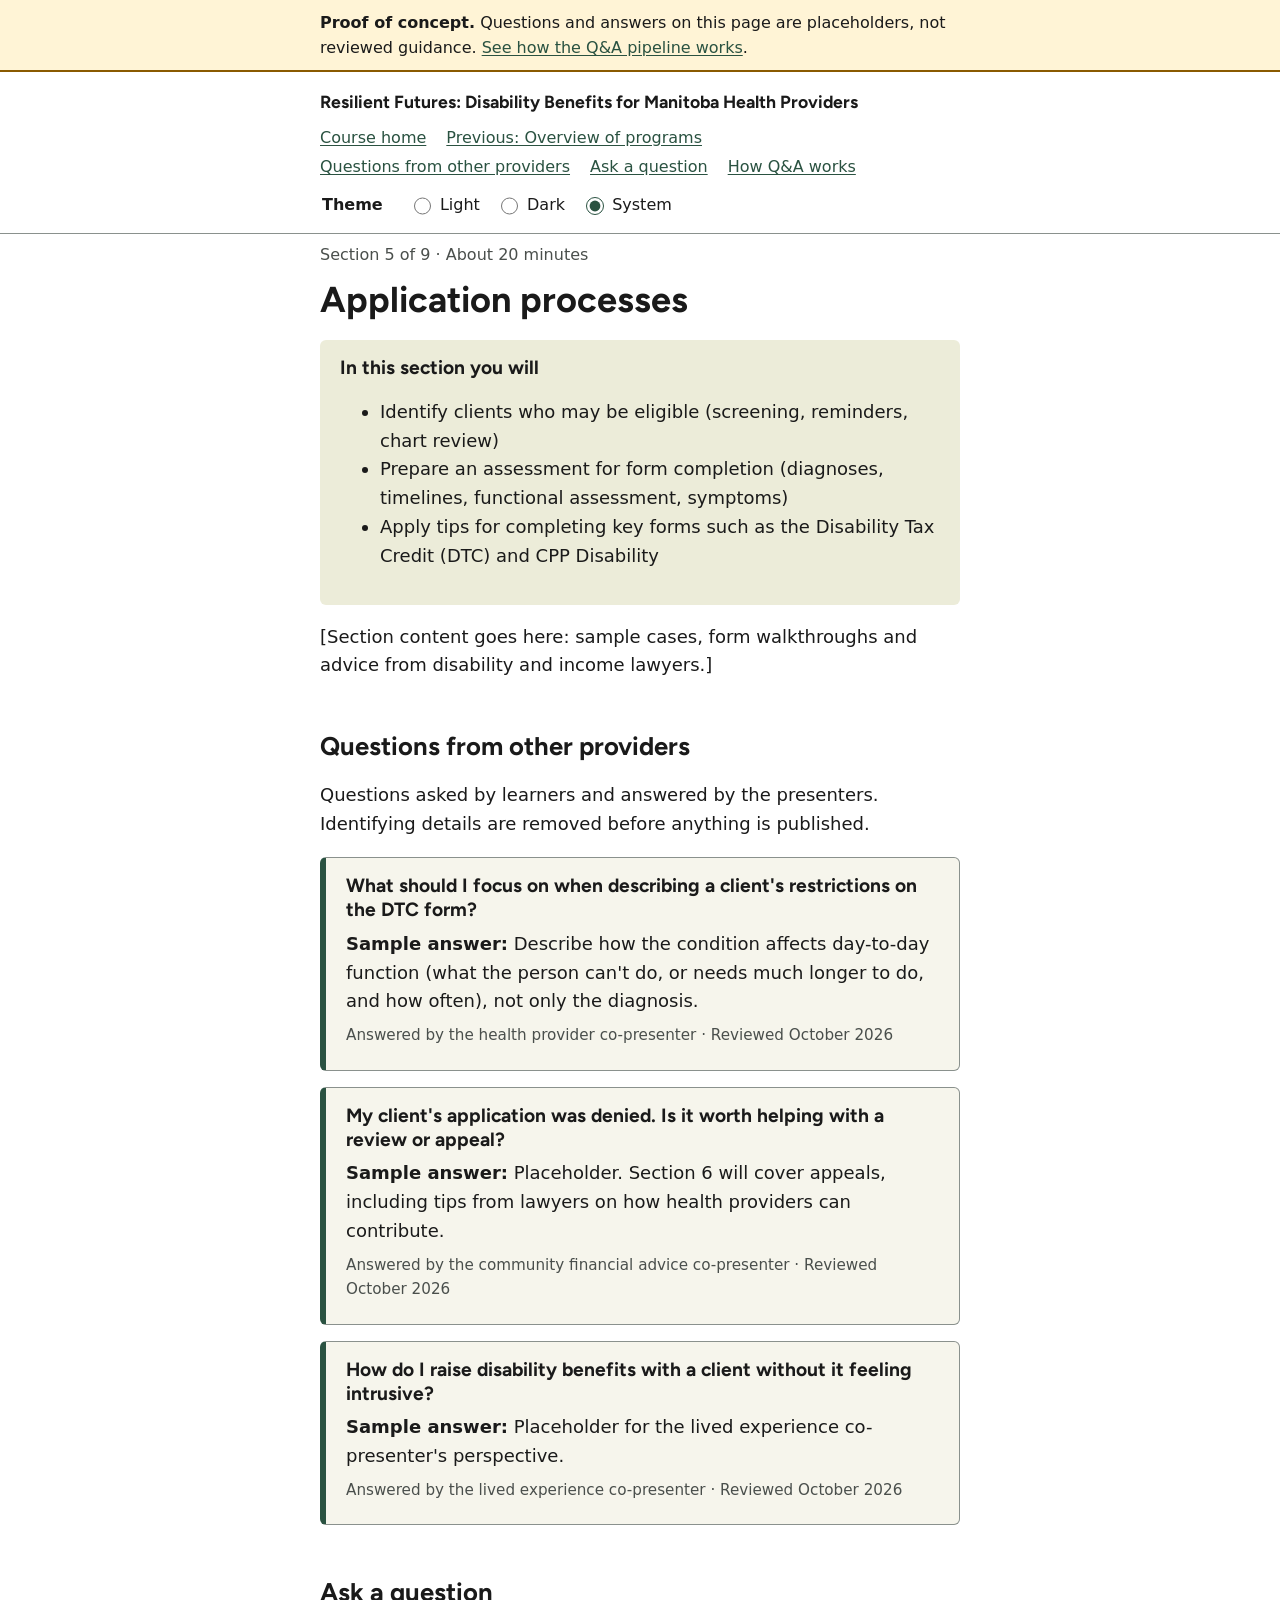
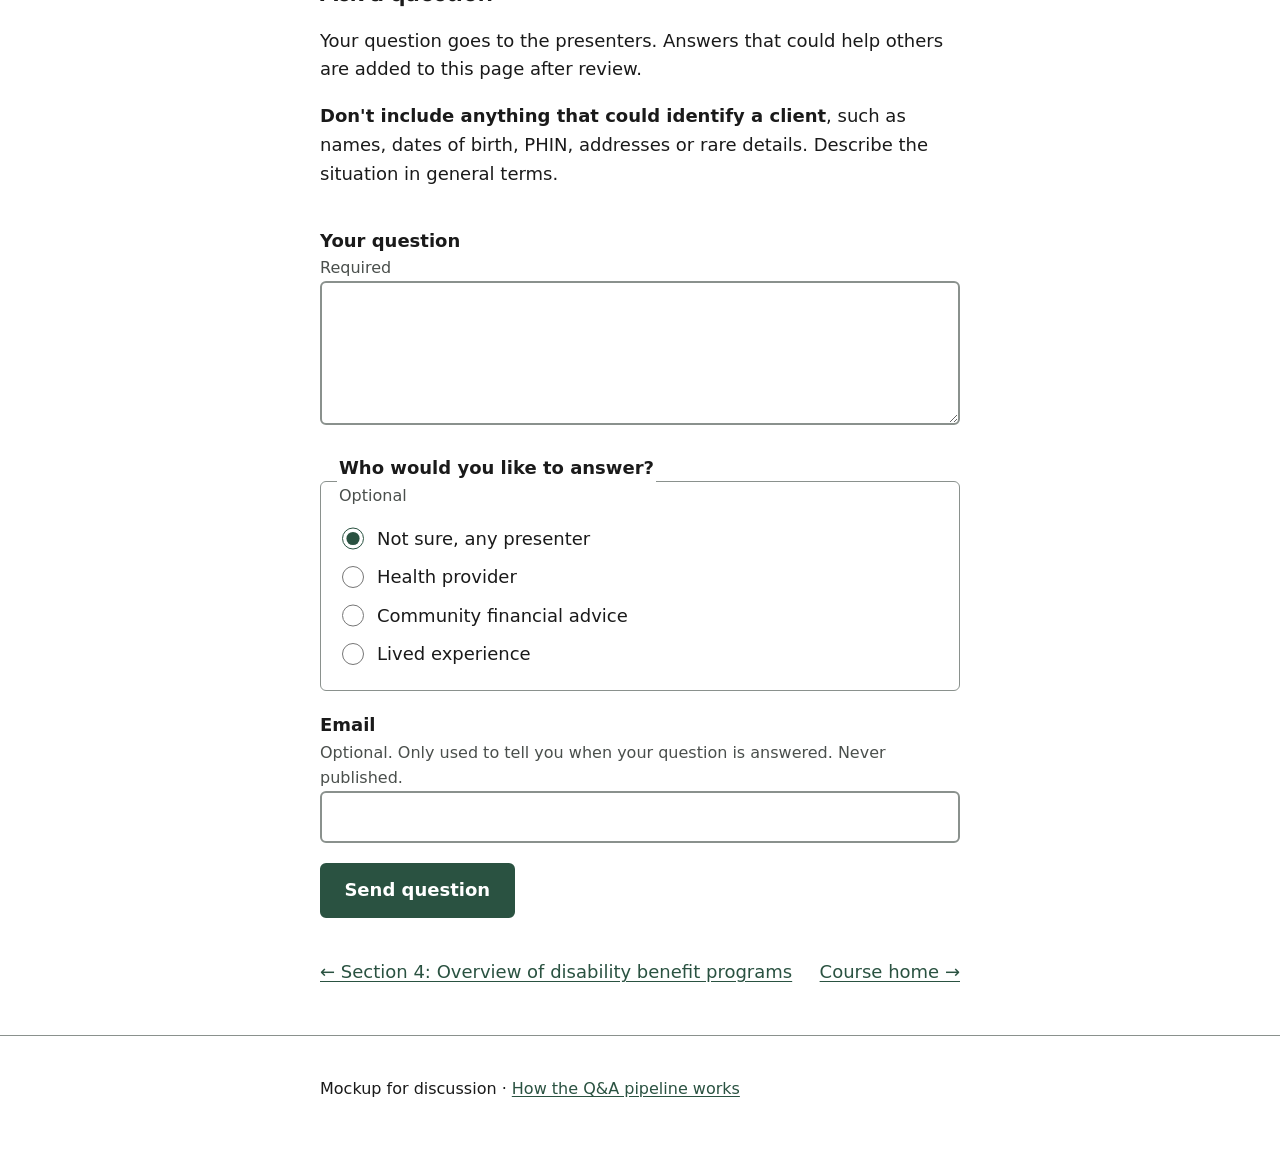
<file: rf-manitoba-health-provider-training/section-5.html>
<!doctype html>
<html lang="en">
<head>
  <meta charset="utf-8">
  <meta name="viewport" content="width=device-width, initial-scale=1">
  <meta name="robots" content="noindex, nofollow, noarchive">
  <title>Application processes – Section 5 of 9 – Resilient Futures (mockup)</title>
  <link rel="preconnect" href="https://fonts.googleapis.com">
  <link rel="stylesheet" href="https://fonts.googleapis.com/css2?family=Figtree:wght@600;700&display=swap">
  <link rel="stylesheet" href="styles.css">
  <script src="theme.js"></script>
  <script src="app.js" defer></script>
</head>
<body>
  <a class="skip-link" href="#main">Skip to main content</a>

  <div class="mockup-banner" role="region" aria-label="Mockup notice">
    <div class="wrap">
      <strong>Proof of concept.</strong> Questions and answers on this page are placeholders, not reviewed guidance.
      <a href="how-it-works.html">See how the Q&amp;A pipeline works</a>.
    </div>
  </div>

  <header class="site-header">
    <div class="wrap">
      <p class="course">Resilient Futures: Disability Benefits for Manitoba Health Providers</p>
      <nav aria-label="Course">
        <ul>
          <li><a href="index.html">Course home</a></li>
          <li><a href="section-4.html">Previous: Overview of programs</a></li>
          <li><a href="#questions">Questions from other providers</a></li>
          <li><a href="#ask">Ask a question</a></li>
          <li><a href="how-it-works.html">How Q&amp;A works</a></li>
        </ul>
      </nav>
      <fieldset class="theme-switch">
        <legend>Theme</legend>
        <label><input type="radio" name="theme" value="light"> Light</label>
        <label><input type="radio" name="theme" value="dark"> Dark</label>
        <label><input type="radio" name="theme" value="system" checked> System</label>
      </fieldset>
    </div>
  </header>

  <main id="main" class="wrap" tabindex="-1">
    <p class="progress">Section 5 of 9 · About 20 minutes</p>
    <h1>Application processes</h1>

    <section class="objectives" aria-labelledby="objectives-heading">
      <h2 id="objectives-heading">In this section you will</h2>
      <ul>
        <li>Identify clients who may be eligible (screening, reminders, chart review)</li>
        <li>Prepare an assessment for form completion (diagnoses, timelines, functional assessment, symptoms)</li>
        <li>Apply tips for completing key forms such as the Disability Tax Credit (DTC) and CPP Disability</li>
      </ul>
    </section>

    <p>[Section content goes here: sample cases, form walkthroughs and advice from disability and income lawyers.]</p>

    <h2 id="questions">Questions from other providers</h2>
    <p>Questions asked by learners and answered by the presenters. Identifying details are removed before anything is published.</p>

    <ul class="qa-list">
      <li class="qa">
        <h3>What should I focus on when describing a client's restrictions on the DTC form?</h3>
        <p><strong>Sample answer:</strong> Describe how the condition affects day-to-day function (what the person can't do, or needs much longer to do, and how often), not only the diagnosis.</p>
        <p class="meta">Answered by the health provider co-presenter · Reviewed October 2026</p>
      </li>
      <li class="qa">
        <h3>My client's application was denied. Is it worth helping with a review or appeal?</h3>
        <p><strong>Sample answer:</strong> Placeholder. Section 6 will cover appeals, including tips from lawyers on how health providers can contribute.</p>
        <p class="meta">Answered by the community financial advice co-presenter · Reviewed October 2026</p>
      </li>
      <li class="qa">
        <h3>How do I raise disability benefits with a client without it feeling intrusive?</h3>
        <p><strong>Sample answer:</strong> Placeholder for the lived experience co-presenter's perspective.</p>
        <p class="meta">Answered by the lived experience co-presenter · Reviewed October 2026</p>
      </li>
    </ul>

    <h2 id="ask">Ask a question</h2>
    <p>Your question goes to the presenters. Answers that could help others are added to this page after review.</p>
    <p><strong>Don't include anything that could identify a client</strong>, such as names, dates of birth, PHIN, addresses or rare details. Describe the situation in general terms.</p>

    <form id="ask-form" novalidate>
      <div id="error-summary" tabindex="-1"></div>

      <div>
        <label for="question">Your question <span class="hint">Required</span></label>
        <textarea id="question" name="question" required aria-describedby="question-error pii-warning"></textarea>
        <p id="question-error" class="error" hidden></p>
      </div>

      <div id="pii-warning" class="pii-warning" role="status" aria-live="polite"></div>

      <fieldset>
        <legend>Who would you like to answer? <span class="hint">Optional</span></legend>
        <label class="choice"><input type="radio" name="for" value="Any presenter" checked> Not sure, any presenter</label>
        <label class="choice"><input type="radio" name="for" value="Health provider"> Health provider</label>
        <label class="choice"><input type="radio" name="for" value="Community financial advice"> Community financial advice</label>
        <label class="choice"><input type="radio" name="for" value="Lived experience"> Lived experience</label>
      </fieldset>

      <div>
        <label for="email">Email <span class="hint">Optional. Only used to tell you when your question is answered. Never published.</span></label>
        <input type="email" id="email" name="email" autocomplete="email">
      </div>

      <div class="hp" aria-hidden="true">
        <label for="website">Leave this empty</label>
        <input type="text" id="website" name="website" tabindex="-1" autocomplete="off">
      </div>

      <button type="submit">Send question</button>
    </form>

    <div id="result" class="result" tabindex="-1"></div>

    <nav class="pager" aria-label="Section">
      <a href="section-4.html">← Section 4: Overview of disability benefit programs</a>
      <a href="index.html">Course home →</a>
    </nav>
  </main>

  <footer class="site-footer">
    <div class="wrap">
      <p>Mockup for discussion · <a href="how-it-works.html">How the Q&amp;A pipeline works</a></p>
    </div>
  </footer>
</body>
</html>
</file>
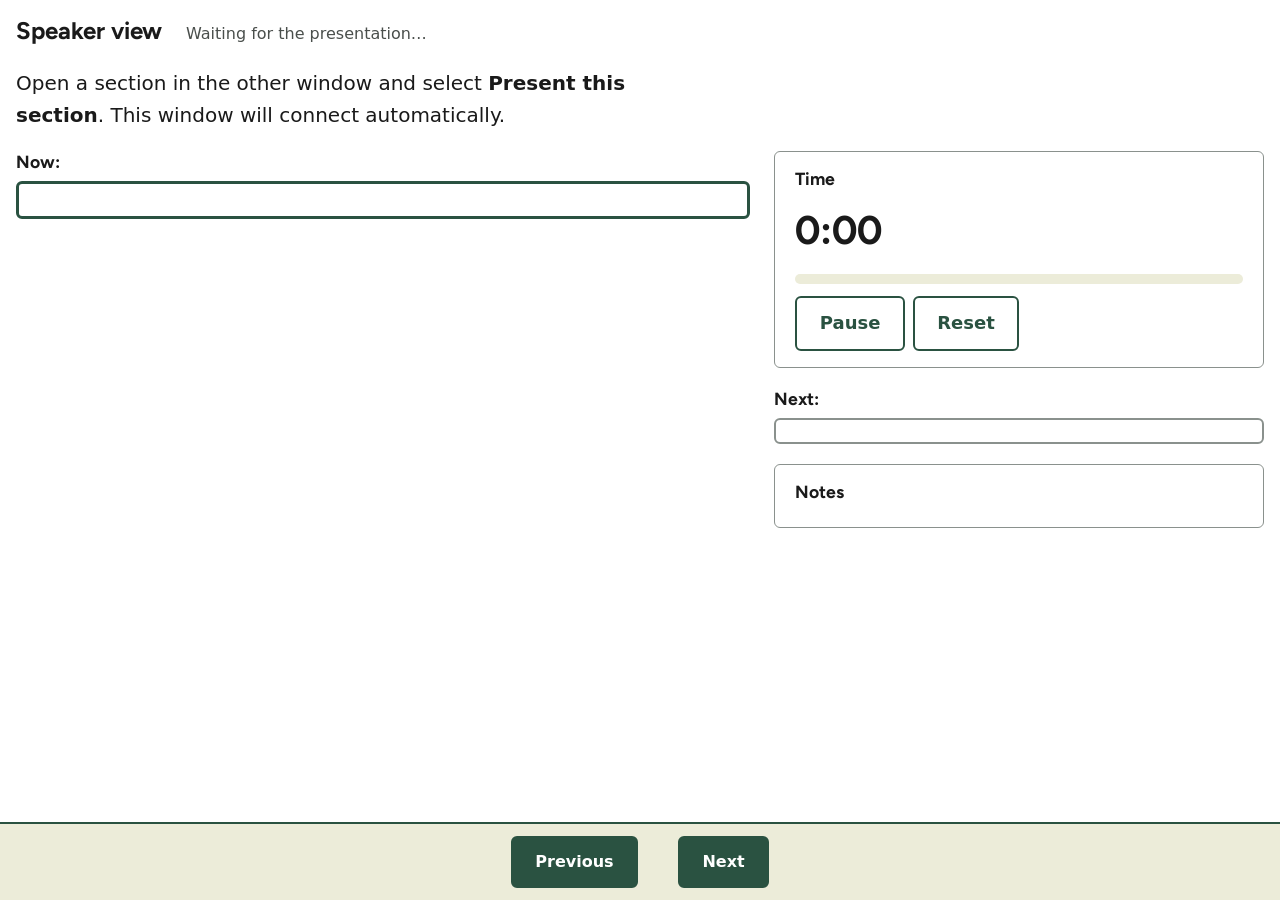
<file: rf-manitoba-health-provider-training/speaker.html>
<!doctype html>
<html lang="en">
<head>
  <meta charset="utf-8">
  <meta name="viewport" content="width=device-width, initial-scale=1">
  <meta name="robots" content="noindex, nofollow, noarchive">
  <title>Speaker view – Resilient Futures (mockup)</title>
  <link rel="preconnect" href="https://fonts.googleapis.com">
  <link rel="stylesheet" href="https://fonts.googleapis.com/css2?family=Figtree:wght@600;700&display=swap">
  <link rel="stylesheet" href="styles.css">
  <script src="theme.js"></script>
  <script src="speaker.js" defer></script>
</head>
<body class="speaker-view">
  <main id="main" tabindex="-1">
    <header class="sv-header">
      <h1>Speaker view</h1>
      <p id="sv-section" class="hint">Waiting for the presentation…</p>
    </header>

    <div id="sv-waiting" class="sv-waiting">
      <p>Open a section in the other window and select <strong>Present this section</strong>. This window will connect automatically.</p>
    </div>

    <div id="sv-live" class="sv-grid" hidden>
      <section class="sv-current" aria-labelledby="sv-current-label">
        <h2 id="sv-current-label">Now: <span id="sv-current-title"></span></h2>
        <div class="sv-frame"><div class="sv-stage" id="sv-current" aria-hidden="true" inert></div></div>
      </section>

      <section class="sv-side" aria-label="Next screen, time and notes">
        <div class="sv-timer">
          <h2>Time</h2>
          <p class="sv-clock"><span id="sv-elapsed">0:00</span> <span id="sv-target" class="hint"></span></p>
          <p id="sv-over" class="sv-over" hidden></p>
          <div class="sv-meter" aria-hidden="true"><div id="sv-meter-fill"></div></div>
          <div class="sv-timer-buttons">
            <button type="button" class="secondary" id="sv-pause" aria-pressed="false">Pause</button>
            <button type="button" class="secondary" id="sv-reset">Reset</button>
          </div>
        </div>

        <div class="sv-next">
          <h2>Next: <span id="sv-next-title"></span></h2>
          <div class="sv-frame sv-frame-small"><div class="sv-stage" id="sv-next" aria-hidden="true" inert></div></div>
        </div>

        <div class="sv-notes">
          <h2>Notes</h2>
          <div id="sv-notes"></div>
        </div>
      </section>
    </div>

    <div id="sv-ended" class="sv-waiting" hidden>
      <p>The presentation has ended. Select <strong>Present this section</strong> again in the other window to reconnect.</p>
    </div>
  </main>

  <div class="present-bar sv-bar">
    <button type="button" id="sv-prev">Previous</button>
    <p class="present-count" id="sv-count" role="status" aria-live="polite"></p>
    <button type="button" id="sv-next-button">Next</button>
  </div>
</body>
</html>
</file>
<file: rf-manitoba-health-provider-training/styles.css>
/* Mockup theme: preview of theme/tokens.css (neutral, loosely based on SEED palette) */
:root {
  --color-bg: #ffffff;
  --color-surface-alt: #f6f5ec;
  --color-surface-cream: #ececd9;
  --color-text: #1a1a1a;
  --color-text-muted: #4a4f4c;
  --color-accent: #2a5241;
  --color-accent-contrast: #ffffff;
  --color-accent-bright: #368d35;
  --color-border: #8a918d;
  --color-warning-bg: #fff4d6;
  --color-warning-border: #8a5a00;
  --color-error: #a4262c;
  --color-success-bg: #e6f2ea;
  --focus-ring: 3px solid #2a5241;
  --font-heading: "Figtree", system-ui, -apple-system, "Segoe UI", sans-serif;
  --font-body: system-ui, -apple-system, "Segoe UI", Roboto, sans-serif;
  --font-mono: ui-monospace, "SF Mono", Menlo, Consolas, monospace;
  --radius: 6px;
  --measure: 42rem;
  color-scheme: light;
}

@media (prefers-color-scheme: dark) {
  :root:not([data-theme="light"]) {
    --color-bg: #121614;
    --color-surface-alt: #1c2320;
    --color-surface-cream: #232b27;
    --color-text: #eef0ee;
    --color-text-muted: #b9c0bc;
    --color-accent: #8fd1ad;
    --color-accent-contrast: #0d1310;
    --color-accent-bright: #5fbf73;
    --color-border: #6f7873;
    --color-warning-bg: #3a2e12;
    --color-warning-border: #e0b04a;
    --color-error: #ff9b9b;
    --color-success-bg: #1d3327;
    --focus-ring: 3px solid #8fd1ad;
    color-scheme: dark;
  }
}

:root[data-theme="dark"] {
  --color-bg: #121614;
  --color-surface-alt: #1c2320;
  --color-surface-cream: #232b27;
  --color-text: #eef0ee;
  --color-text-muted: #b9c0bc;
  --color-accent: #8fd1ad;
  --color-accent-contrast: #0d1310;
  --color-accent-bright: #5fbf73;
  --color-border: #6f7873;
  --color-warning-bg: #3a2e12;
  --color-warning-border: #e0b04a;
  --color-error: #ff9b9b;
  --color-success-bg: #1d3327;
  --focus-ring: 3px solid #8fd1ad;
  color-scheme: dark;
}

*, *::before, *::after { box-sizing: border-box; }

body {
  margin: 0;
  background: var(--color-bg);
  color: var(--color-text);
  font-family: var(--font-body);
  font-size: 1.125rem;
  line-height: 1.6;
}

h1, h2, h3 { font-family: var(--font-heading); line-height: 1.25; }
h1 { font-size: 2.25rem; margin: 0.25em 0 0.5em; }
h2 { font-size: 1.6rem; margin: 2em 0 0.5em; }
h3 { font-size: 1.2rem; margin: 0 0 0.4em; }

a { color: var(--color-accent); text-underline-offset: 0.15em; }
a:hover { text-decoration-thickness: 2px; }

:focus-visible { outline: var(--focus-ring); outline-offset: 3px; }

.skip-link {
  position: absolute; left: 1rem; top: -4rem;
  background: var(--color-accent); color: var(--color-accent-contrast);
  padding: 0.5rem 1rem; border-radius: var(--radius); z-index: 10;
}
.skip-link:focus { top: 1rem; }

.wrap { max-width: var(--measure); margin: 0 auto; padding: 0 16px; }

.mockup-banner {
  background: var(--color-warning-bg);
  border-bottom: 2px solid var(--color-warning-border);
  padding: 0.6rem 0; font-size: 1rem;
}

.site-header { border-bottom: 1px solid var(--color-border); padding: 1rem 0; }
.site-header .course { font-family: var(--font-heading); font-weight: 700; font-size: 1.1rem; margin: 0; }
.site-header nav ul { list-style: none; padding: 0; margin: 0.5rem 0 0; display: flex; flex-wrap: wrap; gap: 0.25rem 1.25rem; font-size: 1rem; }

main { padding-top: 1.5rem; }
.progress { color: var(--color-text-muted); font-size: 1rem; margin: 0.5rem 0 0; }

.objectives { background: var(--color-surface-cream); border-radius: var(--radius); padding: 1rem 1.25rem; }
.objectives h2 { margin-top: 0; font-size: 1.2rem; }

.qa-list { list-style: none; padding: 0; margin: 0; display: grid; gap: 1rem; }
.qa {
  border: 1px solid var(--color-border); border-left: 6px solid var(--color-accent);
  border-radius: var(--radius); padding: 1rem 1.25rem; background: var(--color-surface-alt);
}
.qa p { margin: 0.4em 0; }
.qa .meta { font-size: 0.95rem; color: var(--color-text-muted); }

form { display: grid; gap: 1.25rem; }
label, legend { font-weight: 600; }
.hint { display: block; font-weight: 400; color: var(--color-text-muted); font-size: 1rem; }
textarea, input[type="email"], select {
  width: 100%; font: inherit; color: inherit; background: var(--color-bg);
  border: 2px solid var(--color-border); border-radius: var(--radius); padding: 0.6rem;
}
textarea { min-height: 9rem; }
fieldset { border: 1px solid var(--color-border); border-radius: var(--radius); padding: 0.75rem 1rem 1rem; margin: 0; }
.choice { display: flex; gap: 0.6rem; align-items: flex-start; padding: 0.3rem 0; font-weight: 400; }
.choice input { width: 1.4rem; height: 1.4rem; margin-top: 0.15rem; accent-color: var(--color-accent); flex: none; }

button {
  font: inherit; font-weight: 600; cursor: pointer;
  background: var(--color-accent); color: var(--color-accent-contrast);
  border: 2px solid var(--color-accent); border-radius: var(--radius);
  padding: 0.7rem 1.4rem; min-height: 44px; justify-self: start;
}
button.secondary { background: transparent; color: var(--color-accent); }

.hp { position: absolute; left: -9999px; width: 1px; height: 1px; overflow: hidden; }

.pii-warning {
  background: var(--color-warning-bg); border: 2px solid var(--color-warning-border);
  border-radius: var(--radius); padding: 0.75rem 1rem;
}
.pii-warning:empty { display: none; }
.pii-warning ul { margin: 0.4rem 0; padding-left: 1.25rem; }
mark { background: transparent; border-bottom: 3px solid var(--color-warning-border); color: inherit; font-weight: 600; }

.error { color: var(--color-error); font-weight: 600; }

.result { border-radius: var(--radius); padding: 1rem 1.25rem; background: var(--color-success-bg); }
.result:empty { display: none; }
.result h3 { margin-top: 0; }

pre {
  font-family: var(--font-mono); font-size: 0.9rem; line-height: 1.5;
  background: var(--color-surface-alt); border: 1px solid var(--color-border);
  border-radius: var(--radius); padding: 1rem; overflow-x: auto; white-space: pre-wrap; word-break: break-word;
}

.steps { counter-reset: step; list-style: none; padding: 0; display: grid; gap: 1rem; }
.steps > li {
  counter-increment: step; position: relative;
  border: 1px solid var(--color-border); border-radius: var(--radius); padding: 1rem 1.25rem 1rem 3.75rem;
}
.steps > li::before {
  content: counter(step); position: absolute; left: 1rem; top: 1rem;
  width: 2rem; height: 2rem; border-radius: 50%; display: grid; place-items: center;
  background: var(--color-accent); color: var(--color-accent-contrast); font-weight: 700;
}
.steps p { margin: 0.3em 0; }
.tag {
  display: inline-block; font-size: 0.85rem; font-weight: 600; padding: 0.05rem 0.5rem;
  border: 1px solid currentColor; border-radius: 999px; margin: 0 0.25rem 0.25rem 0;
}
.tag.human { color: var(--color-warning-border); }
.tag.auto { color: var(--color-accent); }

.issue { border: 1px solid var(--color-border); border-radius: var(--radius); overflow: hidden; }
.issue header { background: var(--color-surface-cream); padding: 0.75rem 1rem; }
.issue header h3 { margin: 0; }
.issue .body { padding: 0.75rem 1rem; }
.issue .comment { border-top: 1px solid var(--color-border); padding: 0.75rem 1rem; }

.site-footer { border-top: 1px solid var(--color-border); margin-top: 3rem; padding: 1.5rem 0 3rem; font-size: 1rem; }

.pager { display: flex; justify-content: space-between; gap: 1rem; flex-wrap: wrap; margin-top: 2.5rem; }


/* ---- Content types ---------------------------------------------------- */
.screen { margin-top: 3rem; }
.type-label {
  font-size: 0.85rem; font-weight: 600; letter-spacing: 0.04em; text-transform: uppercase;
  color: var(--color-text-muted); margin: 0 0 0.25rem;
}
.screen h2 { margin-top: 0; text-wrap: balance; }

.callout { border-left: 6px solid var(--color-accent); background: var(--color-surface-cream); border-radius: var(--radius); padding: 1rem 1.25rem; margin: 1.5rem 0; }
.callout h3 { margin-bottom: 0.25rem; }
.callout p { margin: 0; }

.notes { display: none; }
.presenting.show-notes .notes {
  display: block; margin-top: 1.5rem; padding: 1rem 1.25rem; font-size: 1.1rem;
  border: 2px dashed var(--color-border); border-radius: var(--radius);
}

figure { margin: 1.5rem 0; }
figure img { display: block; width: 100%; height: auto; border-radius: var(--radius); }
figcaption { font-size: 1rem; color: var(--color-text-muted); margin-top: 0.5rem; }

.speaker { display: grid; grid-template-columns: 8rem 1fr; gap: 1rem; align-items: center; }
.speaker img { aspect-ratio: 1; object-fit: cover; border-radius: 50%; }
.speaker figcaption { margin: 0; color: var(--color-text); font-size: 1.05rem; min-width: 0; }
.credit { display: block; font-size: 0.9rem; color: var(--color-text-muted); margin-top: 0.25rem; }

.flow { display: flex; gap: 1rem; align-items: center; flex-wrap: wrap; }
.flow-group { flex: 1 1 16rem; min-width: 0; border: 2px solid var(--color-accent); border-radius: var(--radius); padding: 1rem 1.25rem; }
.flow-group h3 { font-size: 1rem; text-transform: uppercase; letter-spacing: 0.04em; color: var(--color-accent); }
.flow-list { margin: 0; padding-left: 1.25rem; display: grid; gap: 0.5rem; }
.flow-arrow { font-size: 2rem; color: var(--color-accent); margin: 0 auto; }
@media (max-width: 40rem) { .flow-arrow { transform: rotate(90deg); } }

.table-wrap { overflow-x: auto; }
table { border-collapse: collapse; width: 100%; font-size: 1rem; }
caption { text-align: left; font-weight: 600; padding-bottom: 0.5rem; }
th, td { text-align: left; vertical-align: top; padding: 0.6rem 0.75rem; border-bottom: 1px solid var(--color-border); }
thead th { border-bottom: 2px solid var(--color-accent); }
tbody th { font-weight: 600; }

details { border: 1px solid var(--color-border); border-radius: var(--radius); padding: 0.5rem 1rem; margin: 1rem 0; }
summary { cursor: pointer; font-weight: 600; min-height: 24px; }
details[open] summary { margin-bottom: 0.5rem; }
dl { display: grid; grid-template-columns: max-content 1fr; gap: 0.25rem 1rem; margin: 0; }
dt { font-weight: 700; }
dd { margin: 0; }

.yt { aspect-ratio: 16 / 9; max-width: 100%; border-radius: var(--radius); overflow: hidden; background: var(--color-accent); color: var(--color-accent-contrast); }
.yt iframe { width: 100%; height: 100%; border: 0; display: block; }
.yt-facade { height: 100%; display: flex; flex-direction: column; justify-content: center; gap: 0.5rem; padding: 1rem 1.5rem; }
.yt-facade p { margin: 0; }
.yt-title { font-family: var(--font-heading); font-weight: 700; font-size: 1.3rem; line-height: 1.3; }
.yt-meta, .yt-offline { font-size: 0.95rem; }
.yt-play { background: var(--color-accent-contrast); color: var(--color-accent); border-color: var(--color-accent-contrast); margin-top: 0.5rem; }
.yt :focus-visible { outline-color: var(--color-accent-contrast); }
@media (max-width: 30rem) { .yt { aspect-ratio: auto; } }

video { display: block; width: 100%; height: auto; border-radius: var(--radius); background: #000; }

.quote blockquote { margin: 0; padding: 1rem 1.5rem; border-left: 6px solid var(--color-accent-bright, var(--color-accent)); font-size: 1.35rem; font-family: var(--font-heading); }
.quote figcaption::before { content: "— "; }

.quiz { border: 1px solid var(--color-border); border-radius: var(--radius); padding: 1rem 1.25rem; margin: 1.25rem 0; gap: 1rem; }
.quiz fieldset { border: 0; padding: 0; }
.quiz legend { margin-bottom: 0.5rem; }
.feedback:empty { display: none; }
.feedback { border-radius: var(--radius); padding: 0.75rem 1rem; border: 2px solid var(--color-border); }
.feedback.is-correct { background: var(--color-success-bg); border-color: var(--color-accent); }
.feedback.is-correct strong::before { content: "✓ "; }
.feedback.is-incorrect { background: var(--color-warning-bg); border-color: var(--color-warning-border); }
.feedback.is-incorrect strong::before { content: "✗ "; }
.feedback.is-error { color: var(--color-error); font-weight: 600; }
.js .nojs-answer { display: none; }

.button-link {
  display: inline-block; background: var(--color-accent); color: var(--color-accent-contrast);
  padding: 0.7rem 1.4rem; border-radius: var(--radius); font-weight: 600; text-decoration: none; min-height: 44px;
}
.choice-links { list-style: none; padding: 0; display: grid; gap: 0.75rem; }
.choice-links a { display: block; border: 2px solid var(--color-accent); border-radius: var(--radius); padding: 0.75rem 1rem; font-weight: 600; text-decoration: none; }
.choice-links a:hover { background: var(--color-surface-alt); }

.reflection { gap: 1rem; }
.present-intro { display: flex; flex-wrap: wrap; align-items: center; gap: 0.5rem 1rem; margin-bottom: 1.5rem; }
.present-intro .hint { margin: 0; flex: 1 1 16rem; }
.js-only { display: none; }
.js .js-only { display: revert; }

.toc { list-style: none; padding: 0; display: grid; gap: 0.5rem; counter-reset: toc; }
.toc li { display: flex; gap: 1rem; justify-content: space-between; flex-wrap: wrap; padding: 0.75rem 0; border-bottom: 1px solid var(--color-border); }
.toc .time { color: var(--color-text-muted); font-variant-numeric: tabular-nums; }
.tag.here { color: var(--color-accent); }

/* ---- Presentation mode ------------------------------------------------ */
.presenting { font-size: 1.5rem; }
.presenting .mockup-banner, .presenting .site-header, .presenting .site-footer,
.presenting .progress, .presenting h1, .presenting .present-intro, .presenting .objectives,
.presenting .pager, .presenting .type-label { display: none; }
.presenting main { max-width: 56rem; min-height: 100%; padding-bottom: 7rem; }
.presenting .screen { margin-top: 2rem; }
.presenting .screen h2 { font-size: 2.6rem; }
.present-bar {
  position: fixed; left: 0; right: 0; bottom: 0; z-index: 5;
  display: flex; flex-wrap: wrap; gap: 0.5rem; align-items: center; justify-content: center;
  padding: 0.75rem 16px calc(0.75rem + env(safe-area-inset-bottom, 0px));
  background: var(--color-surface-cream); border-top: 2px solid var(--color-accent); font-size: 1rem;
}
.present-bar[hidden] { display: none; }
.present-count { margin: 0 0.75rem; font-variant-numeric: tabular-nums; }
.present-bar button[disabled] { opacity: 0.45; cursor: not-allowed; }
.present-bar button[aria-pressed="true"] { background: var(--color-accent); color: var(--color-accent-contrast); }

@media (max-width: 30rem) {
  h1 { font-size: 1.8rem; }
  .steps > li { padding-left: 1.25rem; padding-top: 3.5rem; }
}

@media (prefers-reduced-motion: reduce) {
  * { transition: none !important; animation: none !important; scroll-behavior: auto !important; }
}

@media (forced-colors: active) {
  .qa, .steps > li, .issue { border-color: CanvasText; }
  mark { border-bottom-color: Highlight; }
}

/* ---- Theme switch ----------------------------------------------------- */
.theme-switch { border: 0; padding: 0; margin: 0.75rem 0 0; display: flex; flex-wrap: wrap; gap: 0.25rem 1rem; align-items: center; font-size: 1rem; }
.theme-switch legend { float: left; margin-right: 0.5rem; font-weight: 600; }
.theme-switch label { display: inline-flex; gap: 0.35rem; align-items: center; font-weight: 400; min-height: 24px; }
.theme-switch input { width: 1.1rem; height: 1.1rem; accent-color: var(--color-accent); }
.presenting .theme-switch { display: none; }
.callout h2 { font-size: 1.2rem; margin: 0 0 0.25rem; }
[tabindex="-1"]:focus { outline: none; }

/* ---- Speaker view ----------------------------------------------------- */
.speaker-view main { max-width: none; padding: 1rem 16px 7rem; }
.sv-header { display: flex; flex-wrap: wrap; align-items: baseline; gap: 0.25rem 1.5rem; }
.sv-header h1 { font-size: 1.5rem; margin: 0; }
.sv-header p { margin: 0; }
.sv-waiting { max-width: var(--measure); font-size: 1.25rem; }
.sv-grid { display: grid; grid-template-columns: minmax(0, 3fr) minmax(0, 2fr); gap: 1.5rem; margin-top: 1rem; }
.sv-grid h2 { font-size: 1.1rem; margin: 0 0 0.5rem; }
.sv-side { display: grid; grid-template-columns: minmax(0, 1fr); gap: 1.25rem; align-content: start; min-width: 0; }
.sv-current { min-width: 0; }
.sv-clock .hint { display: inline; }
.sv-frame { position: relative; overflow: hidden; border: 2px solid var(--color-border); border-radius: var(--radius); background: var(--color-bg); }
.sv-current .sv-frame { border-color: var(--color-accent); border-width: 3px; }
.sv-stage { width: 900px; padding: 1.5rem 2rem; transform-origin: top left; font-size: 1.5rem; }
.sv-stage h2 { font-size: 2.6rem; margin-top: 0; }
.sv-stage .notes { display: none; }
.sv-frame-small .sv-stage { max-height: 1400px; }
.sv-timer, .sv-notes { border: 1px solid var(--color-border); border-radius: var(--radius); padding: 1rem 1.25rem; }
.sv-clock { margin: 0; font-size: 2.5rem; font-weight: 700; font-variant-numeric: tabular-nums; font-family: var(--font-heading); }
.sv-clock .hint { font-size: 1.1rem; font-weight: 400; }
.sv-over { margin: 0.25rem 0 0; font-weight: 700; color: var(--color-error); }
.sv-meter { height: 10px; border-radius: 5px; background: var(--color-surface-cream); margin: 0.75rem 0; overflow: hidden; }
.sv-meter div { height: 100%; width: 0; background: var(--color-accent); }
.sv-is-over .sv-meter div { background: var(--color-error); }
.sv-timer-buttons { display: flex; gap: 0.5rem; flex-wrap: wrap; }
.sv-notes { font-size: 1.35rem; line-height: 1.5; }
.sv-notes p { margin: 0 0 0.5em; }
@media (max-width: 50rem) { .sv-grid { grid-template-columns: minmax(0, 1fr); } }
@media (forced-colors: active) { .sv-meter div { background: Highlight; } }
</file>
